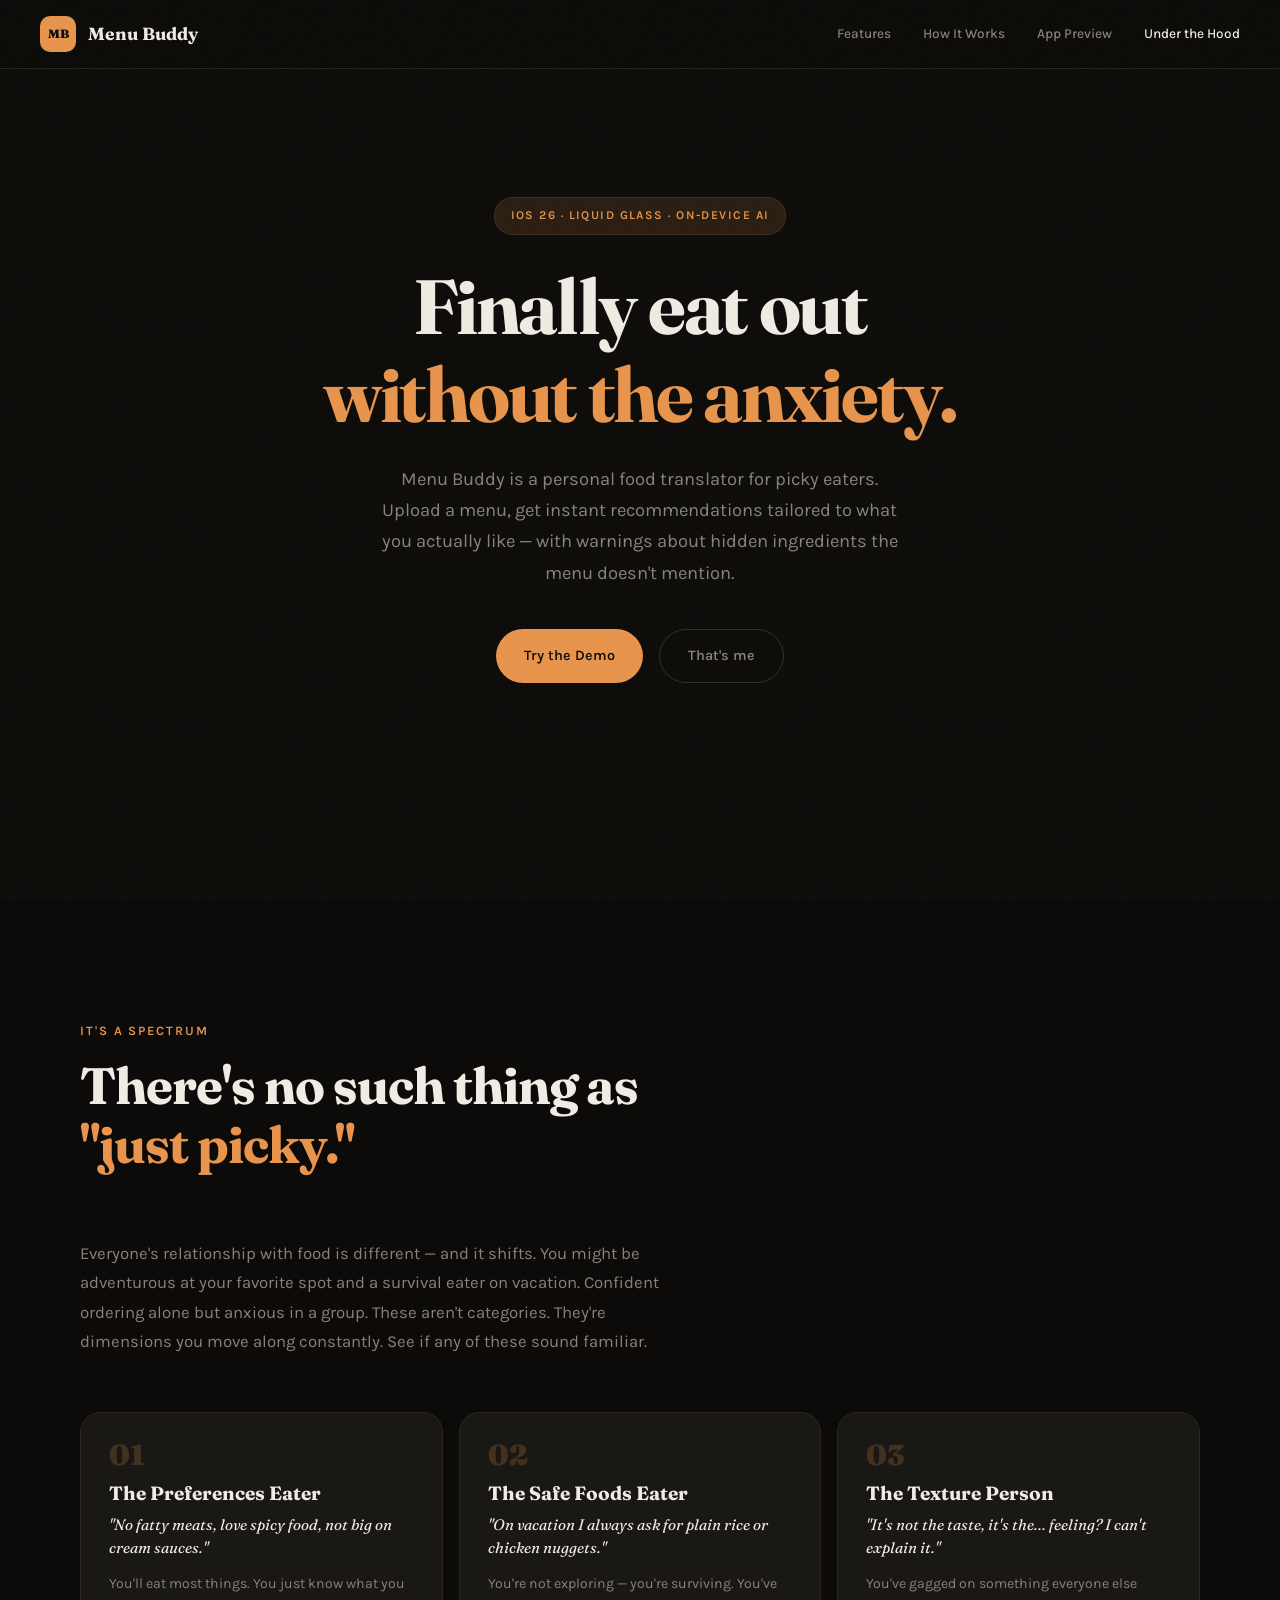
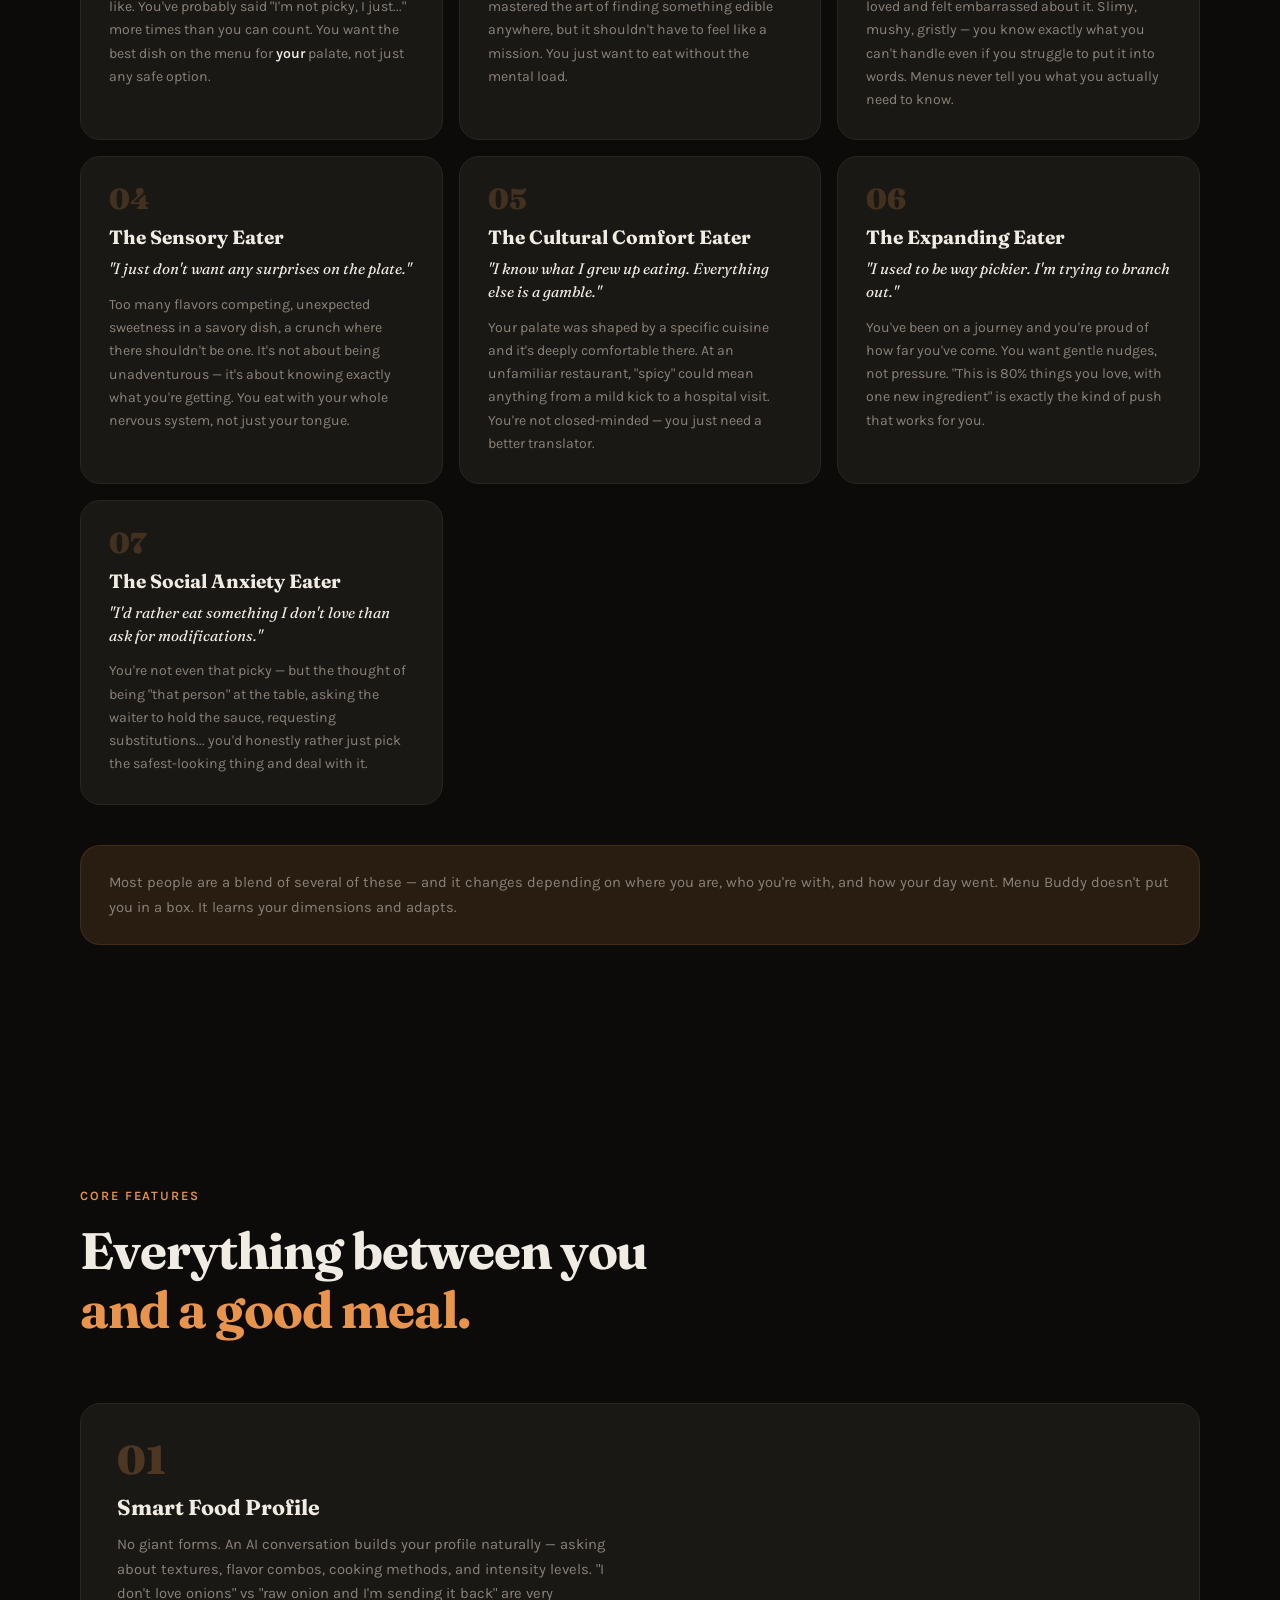
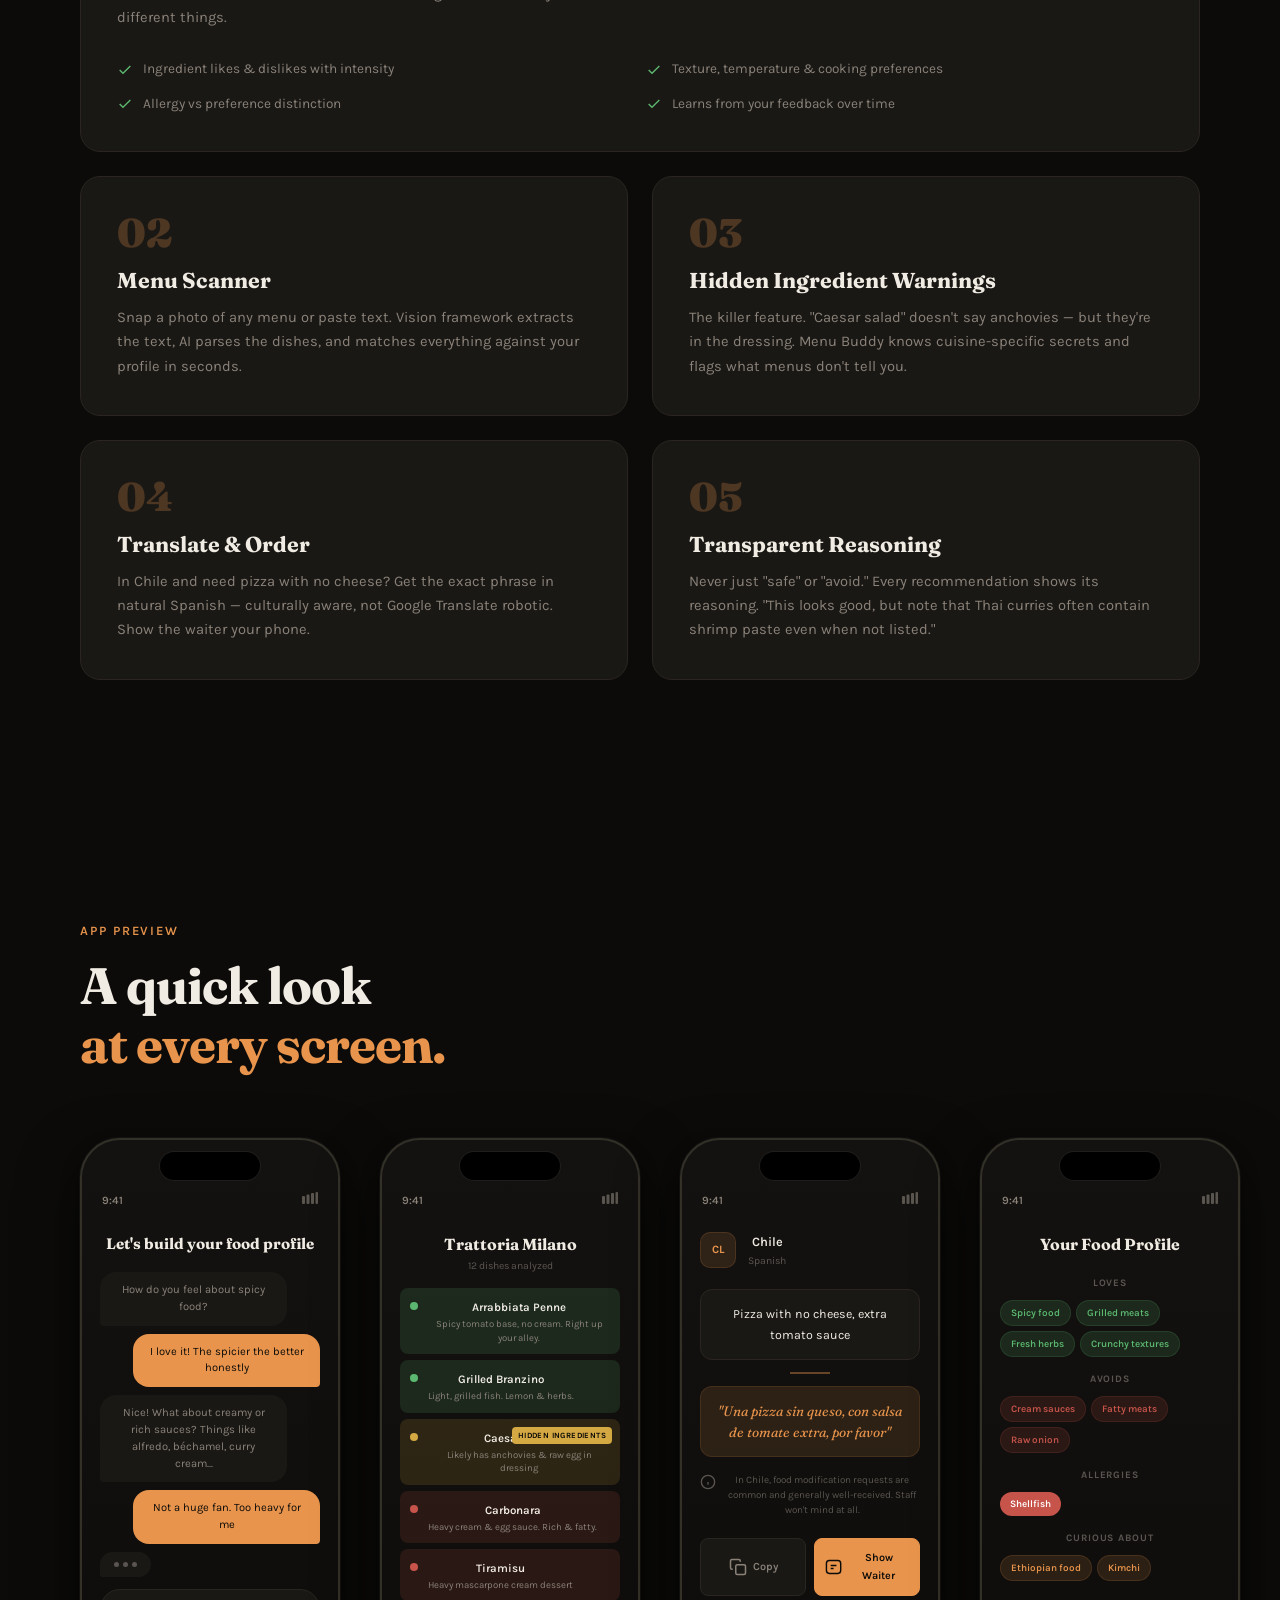
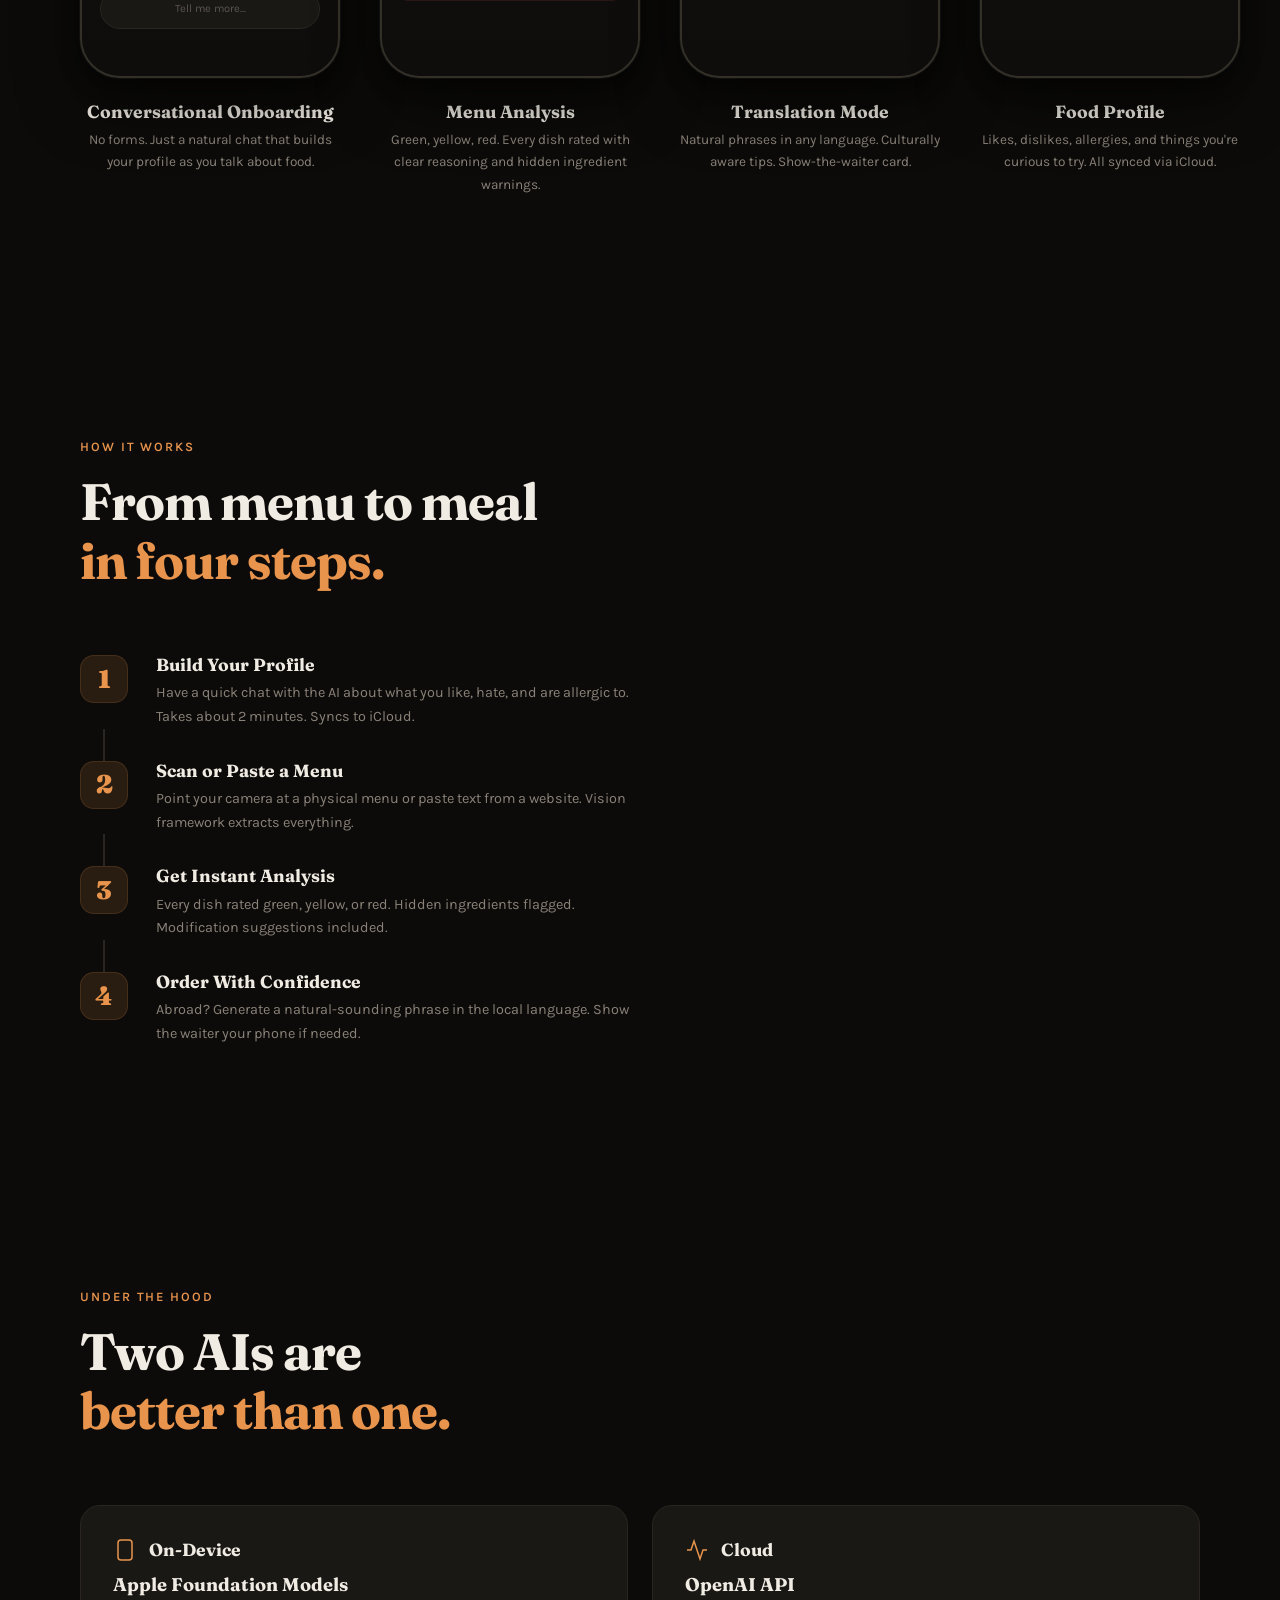
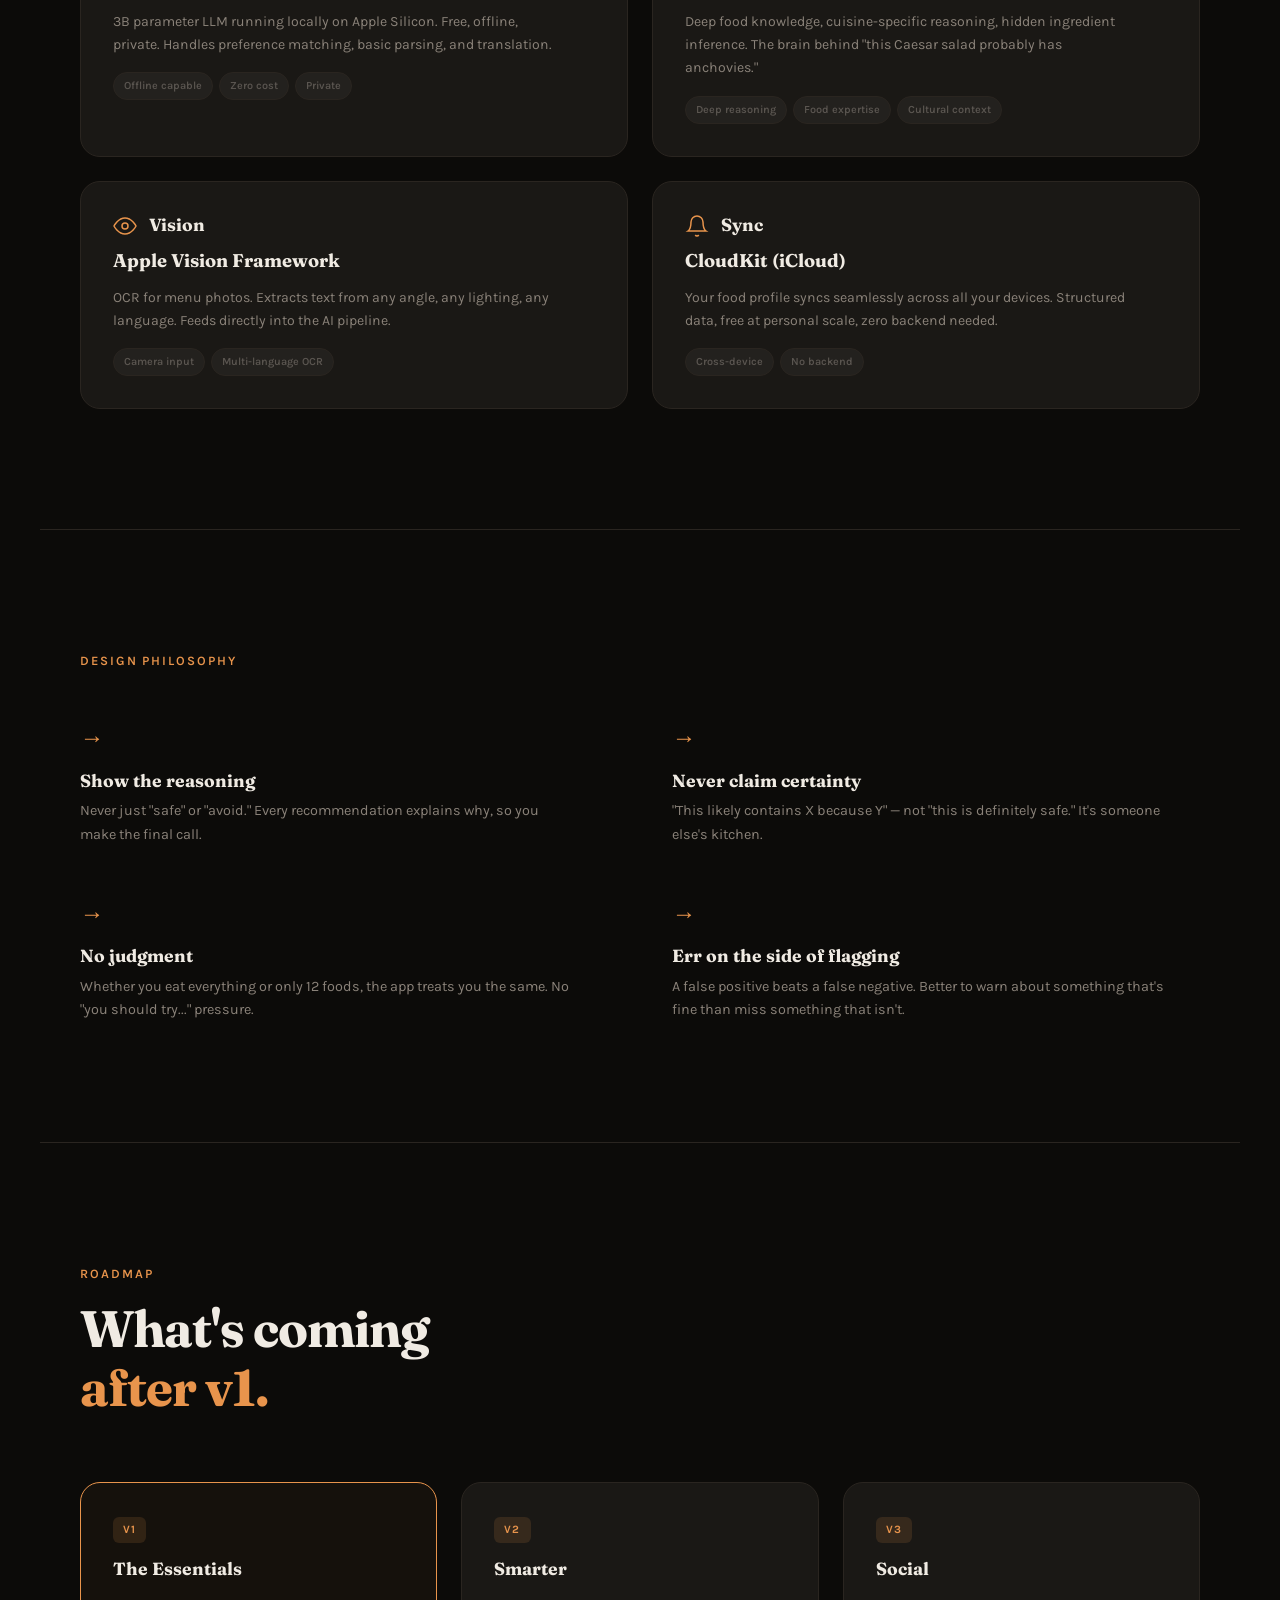
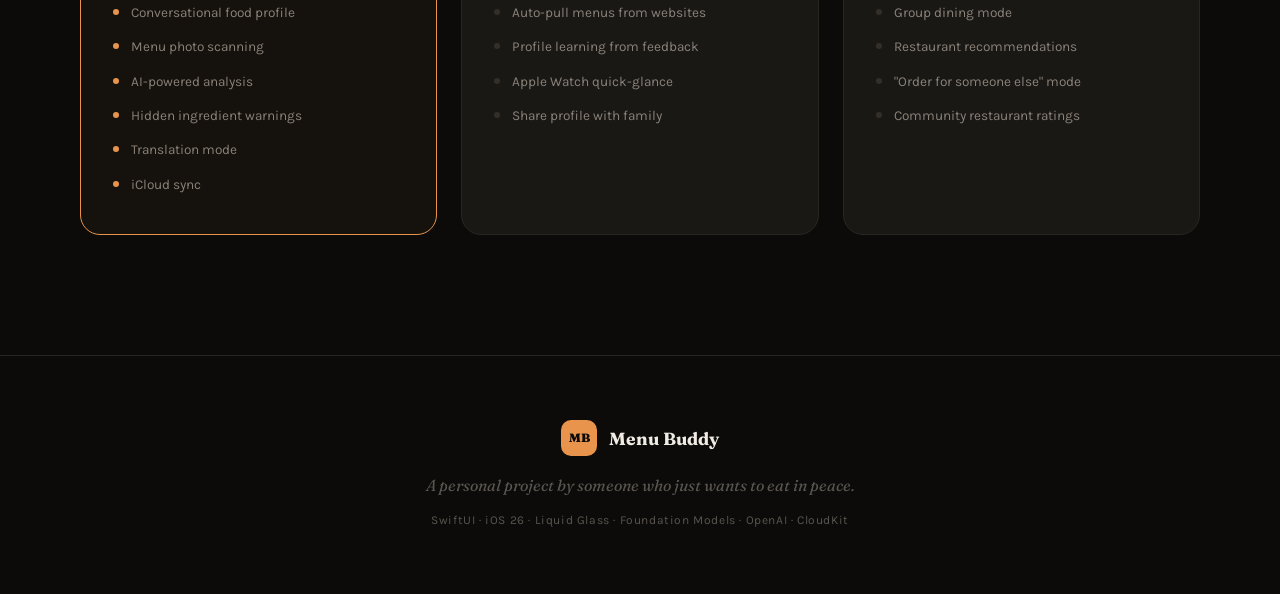
<file: index.html>
<!DOCTYPE html>
<html lang="en">
<head>
    <meta charset="UTF-8">
    <meta name="viewport" content="width=device-width, initial-scale=1.0">
    <title>Menu Buddy - Your Personal Food Translator</title>
    <link rel="preconnect" href="https://fonts.googleapis.com">
    <link rel="preconnect" href="https://fonts.gstatic.com" crossorigin>
    <link href="https://fonts.googleapis.com/css2?family=Fraunces:ital,opsz,wght@0,9..144,300;0,9..144,700;0,9..144,900;1,9..144,400&family=Karla:wght@400;500;600;700&display=swap" rel="stylesheet">
    <link rel="stylesheet" href="styles.css?v=2">
</head>
<body>

    <!-- Grain overlay -->
    <div class="grain"></div>

    <!-- Navigation -->
    <nav class="nav">
        <div class="nav-inner">
            <div class="nav-logo">
                <span class="logo-icon">MB</span>
                <span class="logo-text">Menu Buddy</span>
            </div>
            <div class="nav-links">
                <a href="#features">Features</a>
                <a href="#how-it-works">How It Works</a>
                <a href="#screens">App Preview</a>
                <a href="#tech">Under the Hood</a>
            </div>
        </div>
    </nav>

    <!-- Hero -->
    <section class="hero">
        <div class="hero-content">
            <div class="hero-badge">iOS 26 &middot; Liquid Glass &middot; On-Device AI</div>
            <h1>Finally eat out<br><span class="hero-accent">without the anxiety.</span></h1>
            <p class="hero-sub">Menu Buddy is a personal food translator for picky eaters. Upload a menu, get instant recommendations tailored to what you actually like — with warnings about hidden ingredients the menu doesn't mention.</p>
            <div class="hero-cta">
                <a href="demo.html" class="btn btn-primary">Try the Demo</a>
                <a href="#spectrum" class="btn btn-ghost">That's me</a>
            </div>
        </div>
    </section>

    <!-- Eater Spectrum -->
    <section id="spectrum" class="spectrum-section">
        <div class="section-label">It's a spectrum</div>
        <h2>There's no such thing as<br><span class="text-accent">"just picky."</span></h2>
        <p class="spectrum-intro">Everyone's relationship with food is different — and it shifts. You might be adventurous at your favorite spot and a survival eater on vacation. Confident ordering alone but anxious in a group. These aren't categories. They're dimensions you move along constantly. See if any of these sound familiar.</p>

        <div class="spectrum-grid">
            <div class="spectrum-card">
                <div class="spectrum-card-num">01</div>
                <h3>The Preferences Eater</h3>
                <p class="spectrum-quote">"No fatty meats, love spicy food, not big on cream sauces."</p>
                <p>You'll eat most things. You just know what you like. You've probably said "I'm not picky, I just..." more times than you can count. You want the best dish on the menu for <em>your</em> palate, not just any safe option.</p>
            </div>

            <div class="spectrum-card">
                <div class="spectrum-card-num">02</div>
                <h3>The Safe Foods Eater</h3>
                <p class="spectrum-quote">"On vacation I always ask for plain rice or chicken nuggets."</p>
                <p>You're not exploring — you're surviving. You've mastered the art of finding something edible anywhere, but it shouldn't have to feel like a mission. You just want to eat without the mental load.</p>
            </div>

            <div class="spectrum-card">
                <div class="spectrum-card-num">03</div>
                <h3>The Texture Person</h3>
                <p class="spectrum-quote">"It's not the taste, it's the... feeling? I can't explain it."</p>
                <p>You've gagged on something everyone else loved and felt embarrassed about it. Slimy, mushy, gristly — you know exactly what you can't handle even if you struggle to put it into words. Menus never tell you what you actually need to know.</p>
            </div>

            <div class="spectrum-card">
                <div class="spectrum-card-num">04</div>
                <h3>The Sensory Eater</h3>
                <p class="spectrum-quote">"I just don't want any surprises on the plate."</p>
                <p>Too many flavors competing, unexpected sweetness in a savory dish, a crunch where there shouldn't be one. It's not about being unadventurous — it's about knowing exactly what you're getting. You eat with your whole nervous system, not just your tongue.</p>
            </div>

            <div class="spectrum-card">
                <div class="spectrum-card-num">05</div>
                <h3>The Cultural Comfort Eater</h3>
                <p class="spectrum-quote">"I know what I grew up eating. Everything else is a gamble."</p>
                <p>Your palate was shaped by a specific cuisine and it's deeply comfortable there. At an unfamiliar restaurant, "spicy" could mean anything from a mild kick to a hospital visit. You're not closed-minded — you just need a better translator.</p>
            </div>

            <div class="spectrum-card">
                <div class="spectrum-card-num">06</div>
                <h3>The Expanding Eater</h3>
                <p class="spectrum-quote">"I used to be way pickier. I'm trying to branch out."</p>
                <p>You've been on a journey and you're proud of how far you've come. You want gentle nudges, not pressure. "This is 80% things you love, with one new ingredient" is exactly the kind of push that works for you.</p>
            </div>

            <div class="spectrum-card">
                <div class="spectrum-card-num">07</div>
                <h3>The Social Anxiety Eater</h3>
                <p class="spectrum-quote">"I'd rather eat something I don't love than ask for modifications."</p>
                <p>You're not even that picky — but the thought of being "that person" at the table, asking the waiter to hold the sauce, requesting substitutions... you'd honestly rather just pick the safest-looking thing and deal with it.</p>
            </div>
        </div>

        <div class="spectrum-footnote">
            <p>Most people are a blend of several of these — and it changes depending on where you are, who you're with, and how your day went. Menu Buddy doesn't put you in a box. It learns your dimensions and adapts.</p>
        </div>
    </section>

    <!-- Features -->
    <section id="features" class="features-section">
        <div class="section-label">Core Features</div>
        <h2>Everything between you<br><span class="text-accent">and a good meal.</span></h2>

        <div class="features-grid">
            <div class="feature-card feature-large">
                <div class="feature-number">01</div>
                <h3>Smart Food Profile</h3>
                <p>No giant forms. An AI conversation builds your profile naturally — asking about textures, flavor combos, cooking methods, and intensity levels. "I don't love onions" vs "raw onion and I'm sending it back" are very different things.</p>
                <div class="feature-detail-list">
                    <div class="feature-detail">
                        <svg width="16" height="16" viewBox="0 0 24 24" fill="none" stroke="currentColor" stroke-width="2"><polyline points="20 6 9 17 4 12"/></svg>
                        Ingredient likes & dislikes with intensity
                    </div>
                    <div class="feature-detail">
                        <svg width="16" height="16" viewBox="0 0 24 24" fill="none" stroke="currentColor" stroke-width="2"><polyline points="20 6 9 17 4 12"/></svg>
                        Texture, temperature & cooking preferences
                    </div>
                    <div class="feature-detail">
                        <svg width="16" height="16" viewBox="0 0 24 24" fill="none" stroke="currentColor" stroke-width="2"><polyline points="20 6 9 17 4 12"/></svg>
                        Allergy vs preference distinction
                    </div>
                    <div class="feature-detail">
                        <svg width="16" height="16" viewBox="0 0 24 24" fill="none" stroke="currentColor" stroke-width="2"><polyline points="20 6 9 17 4 12"/></svg>
                        Learns from your feedback over time
                    </div>
                </div>
            </div>

            <div class="feature-card">
                <div class="feature-number">02</div>
                <h3>Menu Scanner</h3>
                <p>Snap a photo of any menu or paste text. Vision framework extracts the text, AI parses the dishes, and matches everything against your profile in seconds.</p>
            </div>

            <div class="feature-card">
                <div class="feature-number">03</div>
                <h3>Hidden Ingredient Warnings</h3>
                <p>The killer feature. "Caesar salad" doesn't say anchovies — but they're in the dressing. Menu Buddy knows cuisine-specific secrets and flags what menus don't tell you.</p>
            </div>

            <div class="feature-card">
                <div class="feature-number">04</div>
                <h3>Translate & Order</h3>
                <p>In Chile and need pizza with no cheese? Get the exact phrase in natural Spanish — culturally aware, not Google Translate robotic. Show the waiter your phone.</p>
            </div>

            <div class="feature-card">
                <div class="feature-number">05</div>
                <h3>Transparent Reasoning</h3>
                <p>Never just "safe" or "avoid." Every recommendation shows its reasoning. "This looks good, but note that Thai curries often contain shrimp paste even when not listed."</p>
            </div>
        </div>
    </section>

    <!-- App Screens -->
    <section id="screens" class="screens-section">
        <div class="section-label">App Preview</div>
        <h2>A quick look<br><span class="text-accent">at every screen.</span></h2>

        <div class="screens-carousel">
            <!-- Screen 1: Onboarding -->
            <div class="screen-showcase">
                <div class="iphone-frame small">
                    <div class="dynamic-island"></div>
                    <div class="screen screen-onboarding">
                        <div class="screen-status-bar">
                            <span>9:41</span>
                            <span class="status-icons">
                                <svg width="16" height="12" viewBox="0 0 16 12" fill="currentColor"><rect x="0" y="4" width="3" height="8" rx="1"/><rect x="4.5" y="2.5" width="3" height="9.5" rx="1"/><rect x="9" y="1" width="3" height="11" rx="1"/><rect x="13.5" y="0" width="2.5" height="12" rx="1"/></svg>
                            </span>
                        </div>
                        <div class="onboard-title">Let's build your food profile</div>
                        <div class="chat-bubble bot">How do you feel about spicy food?</div>
                        <div class="chat-bubble user">I love it! The spicier the better honestly</div>
                        <div class="chat-bubble bot">Nice! What about creamy or rich sauces? Things like alfredo, b&eacute;chamel, curry cream...</div>
                        <div class="chat-bubble user">Not a huge fan. Too heavy for me</div>
                        <div class="chat-typing">
                            <span></span><span></span><span></span>
                        </div>
                        <div class="chat-input-mock">Tell me more...</div>
                    </div>
                </div>
                <div class="screen-label">
                    <h4>Conversational Onboarding</h4>
                    <p>No forms. Just a natural chat that builds your profile as you talk about food.</p>
                </div>
            </div>

            <!-- Screen 2: Menu Scan Results -->
            <div class="screen-showcase">
                <div class="iphone-frame small">
                    <div class="dynamic-island"></div>
                    <div class="screen screen-results">
                        <div class="screen-status-bar">
                            <span>9:41</span>
                            <span class="status-icons">
                                <svg width="16" height="12" viewBox="0 0 16 12" fill="currentColor"><rect x="0" y="4" width="3" height="8" rx="1"/><rect x="4.5" y="2.5" width="3" height="9.5" rx="1"/><rect x="9" y="1" width="3" height="11" rx="1"/><rect x="13.5" y="0" width="2.5" height="12" rx="1"/></svg>
                            </span>
                        </div>
                        <div class="results-header">Trattoria Milano</div>
                        <div class="results-subtitle">12 dishes analyzed</div>

                        <div class="result-item green">
                            <div class="result-dot"></div>
                            <div class="result-info">
                                <div class="result-name">Arrabbiata Penne</div>
                                <div class="result-reason">Spicy tomato base, no cream. Right up your alley.</div>
                            </div>
                        </div>
                        <div class="result-item green">
                            <div class="result-dot"></div>
                            <div class="result-info">
                                <div class="result-name">Grilled Branzino</div>
                                <div class="result-reason">Light, grilled fish. Lemon &amp; herbs.</div>
                            </div>
                        </div>
                        <div class="result-item yellow">
                            <div class="result-dot"></div>
                            <div class="result-info">
                                <div class="result-name">Caesar Salad</div>
                                <div class="result-reason">Likely has anchovies &amp; raw egg in dressing</div>
                            </div>
                            <div class="result-badge">Hidden ingredients</div>
                        </div>
                        <div class="result-item red">
                            <div class="result-dot"></div>
                            <div class="result-info">
                                <div class="result-name">Carbonara</div>
                                <div class="result-reason">Heavy cream &amp; egg sauce. Rich &amp; fatty.</div>
                            </div>
                        </div>
                        <div class="result-item red">
                            <div class="result-dot"></div>
                            <div class="result-info">
                                <div class="result-name">Tiramisu</div>
                                <div class="result-reason">Heavy mascarpone cream dessert</div>
                            </div>
                        </div>
                    </div>
                </div>
                <div class="screen-label">
                    <h4>Menu Analysis</h4>
                    <p>Green, yellow, red. Every dish rated with clear reasoning and hidden ingredient warnings.</p>
                </div>
            </div>

            <!-- Screen 3: Translation -->
            <div class="screen-showcase">
                <div class="iphone-frame small">
                    <div class="dynamic-island"></div>
                    <div class="screen screen-translate">
                        <div class="screen-status-bar">
                            <span>9:41</span>
                            <span class="status-icons">
                                <svg width="16" height="12" viewBox="0 0 16 12" fill="currentColor"><rect x="0" y="4" width="3" height="8" rx="1"/><rect x="4.5" y="2.5" width="3" height="9.5" rx="1"/><rect x="9" y="1" width="3" height="11" rx="1"/><rect x="13.5" y="0" width="2.5" height="12" rx="1"/></svg>
                            </span>
                        </div>
                        <div class="translate-header">
                            <div class="translate-flag">CL</div>
                            <div>
                                <div class="translate-country">Chile</div>
                                <div class="translate-lang">Spanish</div>
                            </div>
                        </div>
                        <div class="translate-request">Pizza with no cheese, extra tomato sauce</div>
                        <div class="translate-divider"></div>
                        <div class="translate-result">"Una pizza sin queso, con salsa de tomate extra, por favor"</div>
                        <div class="translate-tip">
                            <svg width="16" height="16" viewBox="0 0 24 24" fill="none" stroke="currentColor" stroke-width="2"><circle cx="12" cy="12" r="10"/><line x1="12" y1="16" x2="12" y2="12"/><line x1="12" y1="8" x2="12.01" y2="8"/></svg>
                            <span>In Chile, food modification requests are common and generally well-received. Staff won't mind at all.</span>
                        </div>
                        <div class="translate-actions">
                            <div class="translate-btn">
                                <svg width="18" height="18" viewBox="0 0 24 24" fill="none" stroke="currentColor" stroke-width="2"><rect x="9" y="9" width="13" height="13" rx="2" ry="2"/><path d="M5 15H4a2 2 0 0 1-2-2V4a2 2 0 0 1 2-2h9a2 2 0 0 1 2 2v1"/></svg>
                                Copy
                            </div>
                            <div class="translate-btn primary">
                                <svg width="18" height="18" viewBox="0 0 24 24" fill="none" stroke="currentColor" stroke-width="2"><rect x="2" y="3" width="20" height="18" rx="4"/><path d="M8 10h8M8 14h4"/></svg>
                                Show Waiter
                            </div>
                        </div>
                    </div>
                </div>
                <div class="screen-label">
                    <h4>Translation Mode</h4>
                    <p>Natural phrases in any language. Culturally aware tips. Show-the-waiter card.</p>
                </div>
            </div>

            <!-- Screen 4: Profile -->
            <div class="screen-showcase">
                <div class="iphone-frame small">
                    <div class="dynamic-island"></div>
                    <div class="screen screen-profile">
                        <div class="screen-status-bar">
                            <span>9:41</span>
                            <span class="status-icons">
                                <svg width="16" height="12" viewBox="0 0 16 12" fill="currentColor"><rect x="0" y="4" width="3" height="8" rx="1"/><rect x="4.5" y="2.5" width="3" height="9.5" rx="1"/><rect x="9" y="1" width="3" height="11" rx="1"/><rect x="13.5" y="0" width="2.5" height="12" rx="1"/></svg>
                            </span>
                        </div>
                        <div class="profile-title">Your Food Profile</div>
                        <div class="profile-section">
                            <div class="profile-section-title">Loves</div>
                            <div class="profile-tags">
                                <span class="ptag love">Spicy food</span>
                                <span class="ptag love">Grilled meats</span>
                                <span class="ptag love">Fresh herbs</span>
                                <span class="ptag love">Crunchy textures</span>
                            </div>
                        </div>
                        <div class="profile-section">
                            <div class="profile-section-title">Avoids</div>
                            <div class="profile-tags">
                                <span class="ptag avoid">Cream sauces</span>
                                <span class="ptag avoid">Fatty meats</span>
                                <span class="ptag avoid">Raw onion</span>
                            </div>
                        </div>
                        <div class="profile-section">
                            <div class="profile-section-title">Allergies</div>
                            <div class="profile-tags">
                                <span class="ptag allergy">Shellfish</span>
                            </div>
                        </div>
                        <div class="profile-section">
                            <div class="profile-section-title">Curious About</div>
                            <div class="profile-tags">
                                <span class="ptag curious">Ethiopian food</span>
                                <span class="ptag curious">Kimchi</span>
                            </div>
                        </div>
                    </div>
                </div>
                <div class="screen-label">
                    <h4>Food Profile</h4>
                    <p>Likes, dislikes, allergies, and things you're curious to try. All synced via iCloud.</p>
                </div>
            </div>
        </div>
    </section>

    <!-- How It Works -->
    <section id="how-it-works" class="how-section">
        <div class="section-label">How It Works</div>
        <h2>From menu to meal<br><span class="text-accent">in four steps.</span></h2>
        <div class="steps">
            <div class="step">
                <div class="step-num">1</div>
                <div class="step-content">
                    <h4>Build Your Profile</h4>
                    <p>Have a quick chat with the AI about what you like, hate, and are allergic to. Takes about 2 minutes. Syncs to iCloud.</p>
                </div>
            </div>
            <div class="step-line"></div>
            <div class="step">
                <div class="step-num">2</div>
                <div class="step-content">
                    <h4>Scan or Paste a Menu</h4>
                    <p>Point your camera at a physical menu or paste text from a website. Vision framework extracts everything.</p>
                </div>
            </div>
            <div class="step-line"></div>
            <div class="step">
                <div class="step-num">3</div>
                <div class="step-content">
                    <h4>Get Instant Analysis</h4>
                    <p>Every dish rated green, yellow, or red. Hidden ingredients flagged. Modification suggestions included.</p>
                </div>
            </div>
            <div class="step-line"></div>
            <div class="step">
                <div class="step-num">4</div>
                <div class="step-content">
                    <h4>Order With Confidence</h4>
                    <p>Abroad? Generate a natural-sounding phrase in the local language. Show the waiter your phone if needed.</p>
                </div>
            </div>
        </div>
    </section>

    <!-- Tech Stack -->
    <section id="tech" class="tech-section">
        <div class="section-label">Under the Hood</div>
        <h2>Two AIs are<br><span class="text-accent">better than one.</span></h2>
        <div class="tech-grid">
            <div class="tech-card">
                <div class="tech-card-header">
                    <svg width="24" height="24" viewBox="0 0 24 24" fill="none" stroke="currentColor" stroke-width="1.5"><rect x="5" y="2" width="14" height="20" rx="3"/><line x1="12" y1="18" x2="12.01" y2="18"/></svg>
                    <h4>On-Device</h4>
                </div>
                <div class="tech-name">Apple Foundation Models</div>
                <p>3B parameter LLM running locally on Apple Silicon. Free, offline, private. Handles preference matching, basic parsing, and translation.</p>
                <div class="tech-tags">
                    <span>Offline capable</span>
                    <span>Zero cost</span>
                    <span>Private</span>
                </div>
            </div>
            <div class="tech-card">
                <div class="tech-card-header">
                    <svg width="24" height="24" viewBox="0 0 24 24" fill="none" stroke="currentColor" stroke-width="1.5"><path d="M22 12h-4l-3 9L9 3l-3 9H2"/></svg>
                    <h4>Cloud</h4>
                </div>
                <div class="tech-name">OpenAI API</div>
                <p>Deep food knowledge, cuisine-specific reasoning, hidden ingredient inference. The brain behind "this Caesar salad probably has anchovies."</p>
                <div class="tech-tags">
                    <span>Deep reasoning</span>
                    <span>Food expertise</span>
                    <span>Cultural context</span>
                </div>
            </div>
            <div class="tech-card">
                <div class="tech-card-header">
                    <svg width="24" height="24" viewBox="0 0 24 24" fill="none" stroke="currentColor" stroke-width="1.5"><path d="M1 12s4-8 11-8 11 8 11 8-4 8-11 8-11-8-11-8z"/><circle cx="12" cy="12" r="3"/></svg>
                    <h4>Vision</h4>
                </div>
                <div class="tech-name">Apple Vision Framework</div>
                <p>OCR for menu photos. Extracts text from any angle, any lighting, any language. Feeds directly into the AI pipeline.</p>
                <div class="tech-tags">
                    <span>Camera input</span>
                    <span>Multi-language OCR</span>
                </div>
            </div>
            <div class="tech-card">
                <div class="tech-card-header">
                    <svg width="24" height="24" viewBox="0 0 24 24" fill="none" stroke="currentColor" stroke-width="1.5"><path d="M18 8A6 6 0 0 0 6 8c0 7-3 9-3 9h18s-3-2-3-9"/><path d="M13.73 21a2 2 0 0 1-3.46 0"/></svg>
                    <h4>Sync</h4>
                </div>
                <div class="tech-name">CloudKit (iCloud)</div>
                <p>Your food profile syncs seamlessly across all your devices. Structured data, free at personal scale, zero backend needed.</p>
                <div class="tech-tags">
                    <span>Cross-device</span>
                    <span>No backend</span>
                </div>
            </div>
        </div>
    </section>

    <!-- Design Philosophy -->
    <section class="philosophy-section">
        <div class="section-label">Design Philosophy</div>
        <div class="philosophy-grid">
            <div class="philosophy-item">
                <div class="philosophy-icon">&rarr;</div>
                <h4>Show the reasoning</h4>
                <p>Never just "safe" or "avoid." Every recommendation explains why, so you make the final call.</p>
            </div>
            <div class="philosophy-item">
                <div class="philosophy-icon">&rarr;</div>
                <h4>Never claim certainty</h4>
                <p>"This likely contains X because Y" — not "this is definitely safe." It's someone else's kitchen.</p>
            </div>
            <div class="philosophy-item">
                <div class="philosophy-icon">&rarr;</div>
                <h4>No judgment</h4>
                <p>Whether you eat everything or only 12 foods, the app treats you the same. No "you should try..." pressure.</p>
            </div>
            <div class="philosophy-item">
                <div class="philosophy-icon">&rarr;</div>
                <h4>Err on the side of flagging</h4>
                <p>A false positive beats a false negative. Better to warn about something that's fine than miss something that isn't.</p>
            </div>
        </div>
    </section>

    <!-- Roadmap -->
    <section class="roadmap-section">
        <div class="section-label">Roadmap</div>
        <h2>What's coming<br><span class="text-accent">after v1.</span></h2>
        <div class="roadmap-grid">
            <div class="roadmap-item shipped">
                <div class="roadmap-status">v1</div>
                <h4>The Essentials</h4>
                <ul>
                    <li>Conversational food profile</li>
                    <li>Menu photo scanning</li>
                    <li>AI-powered analysis</li>
                    <li>Hidden ingredient warnings</li>
                    <li>Translation mode</li>
                    <li>iCloud sync</li>
                </ul>
            </div>
            <div class="roadmap-item">
                <div class="roadmap-status">v2</div>
                <h4>Smarter</h4>
                <ul>
                    <li>Auto-pull menus from websites</li>
                    <li>Profile learning from feedback</li>
                    <li>Apple Watch quick-glance</li>
                    <li>Share profile with family</li>
                </ul>
            </div>
            <div class="roadmap-item">
                <div class="roadmap-status">v3</div>
                <h4>Social</h4>
                <ul>
                    <li>Group dining mode</li>
                    <li>Restaurant recommendations</li>
                    <li>"Order for someone else" mode</li>
                    <li>Community restaurant ratings</li>
                </ul>
            </div>
        </div>
    </section>

    <!-- Footer -->
    <footer class="footer">
        <div class="footer-inner">
            <div class="footer-logo">
                <span class="logo-icon">MB</span>
                <span class="logo-text">Menu Buddy</span>
            </div>
            <p class="footer-tagline">A personal project by someone who just wants to eat in peace.</p>
            <div class="footer-tech">SwiftUI &middot; iOS 26 &middot; Liquid Glass &middot; Foundation Models &middot; OpenAI &middot; CloudKit</div>
        </div>
    </footer>

    <script src="script.js"></script>
</body>
</html>
</file>
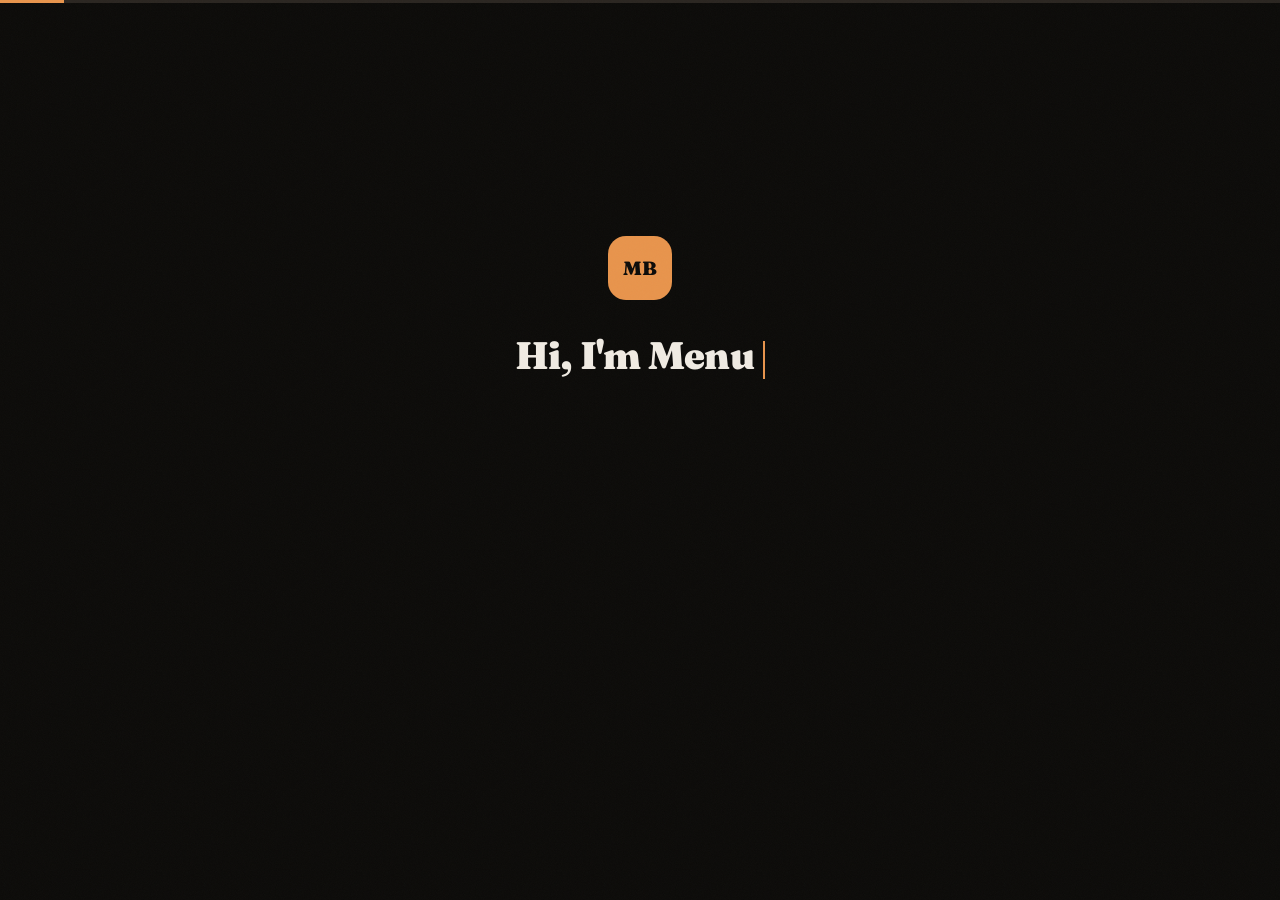
<file: demo.html>
<!DOCTYPE html>
<html lang="en">
<head>
    <meta charset="UTF-8">
    <meta name="viewport" content="width=device-width, initial-scale=1.0, maximum-scale=1.0, user-scalable=no">
    <title>Menu Buddy - Taste Profile</title>
    <link rel="preconnect" href="https://fonts.googleapis.com">
    <link rel="preconnect" href="https://fonts.gstatic.com" crossorigin>
    <link href="https://fonts.googleapis.com/css2?family=Fraunces:ital,opsz,wght@0,9..144,300;0,9..144,500;0,9..144,700;0,9..144,900;1,9..144,400&family=Karla:wght@400;500;600;700&display=swap" rel="stylesheet">
    <link rel="stylesheet" href="demo.css">
</head>
<body>

    <div class="grain"></div>

    <!-- Progress -->
    <div class="progress-bar">
        <div class="progress-fill" id="progressFill"></div>
    </div>

    <!-- Screens container -->
    <div class="screens" id="screens">

        <!-- Screen 0: Welcome -->
        <section class="screen active" data-screen="0">
            <div class="screen-content center-content">
                <div class="logo-large">MB</div>
                <h1 class="typed-heading" id="typedHeading"></h1>
                <p class="welcome-sub" id="welcomeSub">I help picky eaters figure out what to order. Let's build your taste profile.</p>
                <div class="welcome-note" id="welcomeNote">
                    <svg width="16" height="16" viewBox="0 0 24 24" fill="none" stroke="currentColor" stroke-width="2"><circle cx="12" cy="12" r="10"/><path d="M12 16v-4"/><path d="M12 8h.01"/></svg>
                    <span>This is just a starting point. Quick gut reactions, not a test. I get smarter every time you use me.</span>
                </div>
                <button class="primary-btn" data-goto="1" id="welcomeBtn" style="opacity:0">Let's go</button>
            </div>
        </section>

        <!-- Screen 1-15: Individual food items -->
        <!-- Injected by JS -->

        <!-- Screen 16: Follow-ups intro -->
        <section class="screen" data-screen="16">
            <div class="screen-content center-content">
                <div class="section-icon">
                    <svg width="32" height="32" viewBox="0 0 24 24" fill="none" stroke="currentColor" stroke-width="1.5"><path d="M21 15a2 2 0 0 1-2 2H7l-4 4V5a2 2 0 0 1 2-2h14a2 2 0 0 1 2 2z"/></svg>
                </div>
                <h2>A few follow-ups</h2>
                <p class="section-desc">I noticed some foods where the answer might depend on how they're prepared. Let me check a few things.</p>
                <button class="primary-btn" data-goto="17">Continue</button>
            </div>
        </section>

        <!-- Screen 17+: Follow-up screens (injected by JS) -->

        <!-- Free text screen (injected by JS after follow-ups) -->

        <!-- Profile screen (injected by JS at the end) -->

    </div>

    <!-- Note modal -->
    <div class="note-modal hidden" id="noteModal">
        <div class="note-modal-backdrop" id="noteModalBackdrop"></div>
        <div class="note-modal-inner">
            <div class="note-modal-header">
                <span class="note-modal-title" id="noteModalTitle">Add a note</span>
                <button class="note-modal-close" id="noteModalClose">
                    <svg width="20" height="20" viewBox="0 0 24 24" fill="none" stroke="currentColor" stroke-width="2"><line x1="18" y1="6" x2="6" y2="18"/><line x1="6" y1="6" x2="18" y2="18"/></svg>
                </button>
            </div>
            <textarea class="note-modal-input" id="noteModalInput" rows="3" placeholder="e.g. 'Only when it's melted' or 'Fine in sauce but not raw'"></textarea>
            <button class="note-modal-save" id="noteModalSave">Save note</button>
        </div>
    </div>

    <script src="demo.js"></script>
</body>
</html>
</file>
<file: styles.css>
/* ============================================
   Menu Buddy — Landing Page Styles
   Aesthetic: Dark editorial, warm amber/terracotta
   ============================================ */

:root {
    --bg: #0c0b09;
    --bg-elevated: #161411;
    --bg-card: #1a1815;
    --bg-card-hover: #211e1a;
    --text: #f0ebe3;
    --text-muted: #8a8279;
    --text-dim: #5a5550;
    --accent: #e8944c;
    --accent-soft: #e8944c22;
    --accent-glow: #e8944c15;
    --green: #5cb870;
    --green-soft: #5cb87025;
    --yellow: #d4a843;
    --yellow-soft: #d4a84325;
    --red: #c7544a;
    --red-soft: #c7544a25;
    --border: #2a2520;
    --border-light: #332e28;
    --font-display: 'Fraunces', Georgia, serif;
    --font-body: 'Karla', -apple-system, sans-serif;
    --radius: 12px;
    --radius-lg: 20px;
    --radius-sm: 8px;
    --max-width: 1200px;
    --phone-width: 280px;
    --phone-height: 580px;
    --phone-radius: 44px;
}

/* Reset & Base */
*, *::before, *::after { box-sizing: border-box; margin: 0; padding: 0; }

html {
    scroll-behavior: smooth;
    -webkit-font-smoothing: antialiased;
    -moz-osx-font-smoothing: grayscale;
}

body {
    font-family: var(--font-body);
    background: var(--bg);
    color: var(--text);
    line-height: 1.65;
    overflow-x: hidden;
}

/* Grain overlay */
.grain {
    position: fixed;
    inset: 0;
    z-index: 9999;
    pointer-events: none;
    opacity: 0.035;
    background-image: url("data:image/svg+xml,%3Csvg viewBox='0 0 256 256' xmlns='http://www.w3.org/2000/svg'%3E%3Cfilter id='n'%3E%3CfeTurbulence type='fractalNoise' baseFrequency='0.9' numOctaves='4' stitchTiles='stitch'/%3E%3C/filter%3E%3Crect width='100%25' height='100%25' filter='url(%23n)'/%3E%3C/svg%3E");
    background-size: 200px;
}

/* Typography */
h1, h2, h3, h4 { font-family: var(--font-display); font-weight: 700; line-height: 1.15; }
h1 { font-size: clamp(3rem, 6vw, 5rem); letter-spacing: -0.03em; }
h2 { font-size: clamp(2rem, 4vw, 3.2rem); letter-spacing: -0.02em; }
h3 { font-size: 1.35rem; }
h4 { font-size: 1.1rem; }

.text-accent, .hero-accent { color: var(--accent); }

p { color: var(--text-muted); max-width: 55ch; }

a { color: var(--accent); text-decoration: none; transition: opacity 0.2s; }
a:hover { opacity: 0.8; }

/* Section Layout — mobile-first */
section {
    padding: 60px 16px;
    max-width: var(--max-width);
    margin: 0 auto;
}

.section-label {
    font-family: var(--font-body);
    font-weight: 600;
    font-size: 0.8rem;
    text-transform: uppercase;
    letter-spacing: 0.15em;
    color: var(--accent);
    margin-bottom: 16px;
}

section > h2 { margin-bottom: 64px; }

/* ============================================
   Navigation
   ============================================ */
.nav {
    position: fixed;
    top: 0;
    left: 0;
    right: 0;
    z-index: 1000;
    padding: 14px 16px;
    background: rgba(12, 11, 9, 0.8);
    backdrop-filter: blur(20px);
    -webkit-backdrop-filter: blur(20px);
    border-bottom: 1px solid var(--border);
}

.nav-inner {
    max-width: var(--max-width);
    margin: 0 auto;
    display: flex;
    align-items: center;
    justify-content: space-between;
}

.nav-logo { display: flex; align-items: center; gap: 12px; }

.logo-icon {
    display: inline-flex;
    align-items: center;
    justify-content: center;
    width: 36px;
    height: 36px;
    background: var(--accent);
    color: var(--bg);
    font-family: var(--font-display);
    font-weight: 900;
    font-size: 0.75rem;
    border-radius: 10px;
}

.logo-text {
    font-family: var(--font-display);
    font-weight: 700;
    font-size: 1.1rem;
    color: var(--text);
}

.nav-links {
    display: none;
    gap: 32px;
}

.nav-links a {
    font-size: 0.85rem;
    font-weight: 500;
    color: var(--text-muted);
    transition: color 0.2s;
}

.nav-links a:hover { color: var(--text); opacity: 1; }

/* ============================================
   Hero
   ============================================ */
.hero {
    display: flex;
    flex-direction: column;
    justify-content: center;
    min-height: 100vh;
    padding-top: 100px;
    text-align: center;
}

.hero-content { max-width: 680px; margin: 0 auto; }

.hero-badge {
    display: inline-block;
    font-size: 0.75rem;
    font-weight: 600;
    text-transform: uppercase;
    letter-spacing: 0.12em;
    color: var(--accent);
    background: var(--accent-soft);
    padding: 8px 16px;
    border-radius: 100px;
    border: 1px solid var(--accent-soft);
    margin-bottom: 28px;
}

.hero-sub {
    font-size: 1.15rem;
    max-width: 48ch;
    margin: 24px auto 0;
    line-height: 1.7;
}

.hero-cta {
    display: flex;
    gap: 16px;
    margin-top: 40px;
    justify-content: center;
    flex-wrap: wrap;
}

.btn {
    display: inline-flex;
    align-items: center;
    padding: 14px 28px;
    border-radius: 100px;
    font-family: var(--font-body);
    font-weight: 600;
    font-size: 0.9rem;
    transition: all 0.25s ease;
    cursor: pointer;
}

.btn-primary {
    background: var(--accent);
    color: var(--bg);
}

.btn-primary:hover { opacity: 1; transform: translateY(-1px); box-shadow: 0 8px 30px var(--accent-soft); }

.btn-ghost {
    background: transparent;
    color: var(--text-muted);
    border: 1px solid var(--border-light);
}

.btn-ghost:hover { opacity: 1; color: var(--text); border-color: var(--text-dim); }

/* ============================================
   iPhone Frame
   ============================================ */
.iphone-frame {
    width: var(--phone-width);
    height: var(--phone-height);
    background: #1c1a17;
    border-radius: var(--phone-radius);
    border: 2.5px solid #333028;
    position: relative;
    overflow: hidden;
    box-shadow:
        0 0 0 1px rgba(255, 255, 255, 0.04),
        0 25px 60px rgba(0, 0, 0, 0.5),
        0 10px 20px rgba(0, 0, 0, 0.3),
        inset 0 1px 0 rgba(255, 255, 255, 0.06);
    flex-shrink: 0;
}

.iphone-frame.small {
    --phone-width: 260px;
    --phone-height: 540px;
    --phone-radius: 40px;
}

.dynamic-island {
    position: absolute;
    top: 12px;
    left: 50%;
    transform: translateX(-50%);
    width: 100px;
    height: 28px;
    background: #000;
    border-radius: 20px;
    z-index: 10;
    box-shadow: 0 0 0 1px rgba(255, 255, 255, 0.05);
}

.screen {
    position: absolute;
    inset: 0;
    padding: 52px 18px 18px;
    background: linear-gradient(180deg, #141210 0%, #0e0d0b 100%);
    overflow: hidden;
}

.screen-status-bar {
    display: flex;
    justify-content: space-between;
    align-items: center;
    font-size: 0.7rem;
    font-weight: 600;
    color: var(--text-muted);
    margin-bottom: 20px;
    padding: 0 2px;
}

.status-icons { opacity: 0.6; }

/* Hero Screen */
.screen-greeting {
    font-family: var(--font-body);
    font-size: 0.75rem;
    color: var(--text-dim);
    margin-bottom: 4px;
}

.screen-prompt {
    font-family: var(--font-display);
    font-size: 1.2rem;
    font-weight: 700;
    color: var(--text);
    margin-bottom: 24px;
}

.screen-actions {
    display: flex;
    gap: 10px;
    margin-bottom: 24px;
}

.screen-action-btn {
    flex: 1;
    display: flex;
    flex-direction: column;
    align-items: center;
    gap: 8px;
    padding: 16px 8px;
    background: var(--accent-soft);
    border: 1px solid rgba(232, 148, 76, 0.15);
    border-radius: var(--radius);
    color: var(--accent);
    font-size: 0.7rem;
    font-weight: 600;
}

.screen-recent { margin-top: 8px; }

.screen-recent-title {
    font-size: 0.65rem;
    font-weight: 600;
    text-transform: uppercase;
    letter-spacing: 0.1em;
    color: var(--text-dim);
    margin-bottom: 10px;
}

.screen-recent-item {
    display: flex;
    align-items: center;
    gap: 10px;
    padding: 10px 12px;
    background: var(--bg-card);
    border-radius: var(--radius-sm);
    font-size: 0.75rem;
    color: var(--text-muted);
    margin-bottom: 6px;
}

.recent-dot {
    width: 8px;
    height: 8px;
    border-radius: 50%;
    flex-shrink: 0;
}

.recent-dot.green { background: var(--green); }
.recent-dot.yellow { background: var(--yellow); }

/* ============================================
   Eater Spectrum Section
   ============================================ */
.spectrum-intro {
    font-size: 1.05rem;
    max-width: 60ch;
    margin-bottom: 56px;
    line-height: 1.75;
}

.spectrum-grid {
    display: grid;
    grid-template-columns: 1fr;
    gap: 16px;
}

.spectrum-card {
    background: var(--bg-card);
    border: 1px solid var(--border);
    border-radius: var(--radius-lg);
    padding: 28px;
    transition: border-color 0.3s, background 0.3s;
    position: relative;
}

.spectrum-card:hover {
    border-color: var(--border-light);
    background: var(--bg-card-hover);
}

.spectrum-card-num {
    font-family: var(--font-display);
    font-weight: 900;
    font-size: 1.8rem;
    color: var(--accent);
    opacity: 0.2;
    line-height: 1;
    margin-bottom: 12px;
}

.spectrum-card h3 { margin-bottom: 10px; font-size: 1.2rem; }

.spectrum-quote {
    font-family: var(--font-display);
    font-style: italic;
    color: var(--text);
    font-size: 0.95rem;
    margin-bottom: 12px;
    max-width: none;
    line-height: 1.5;
}

.spectrum-card > p:last-child {
    font-size: 0.88rem;
    line-height: 1.65;
    max-width: none;
}

.spectrum-card > p:last-child em { color: var(--text); font-style: normal; font-weight: 600; }

.spectrum-footnote {
    margin-top: 40px;
    padding: 24px 28px;
    background: var(--accent-soft);
    border: 1px solid rgba(232, 148, 76, 0.12);
    border-radius: var(--radius-lg);
}

.spectrum-footnote p {
    font-size: 0.92rem;
    color: var(--text-muted);
    max-width: none;
    line-height: 1.7;
}

/* ============================================
   Features
   ============================================ */
.features-grid {
    display: grid;
    grid-template-columns: 1fr 1fr;
    gap: 24px;
}

.feature-card {
    background: var(--bg-card);
    border: 1px solid var(--border);
    border-radius: var(--radius-lg);
    padding: 36px;
    transition: border-color 0.3s, transform 0.3s, background 0.3s;
}

.feature-card:hover {
    border-color: var(--border-light);
    transform: translateY(-2px);
    background: var(--bg-card-hover);
}

.feature-large { grid-column: 1 / -1; }

.feature-number {
    font-family: var(--font-display);
    font-weight: 900;
    font-size: 2.5rem;
    color: var(--accent);
    opacity: 0.25;
    line-height: 1;
    margin-bottom: 16px;
}

.feature-card h3 { margin-bottom: 12px; }
.feature-card > p { font-size: 0.92rem; }

.feature-detail-list {
    display: grid;
    grid-template-columns: 1fr 1fr;
    gap: 12px;
    margin-top: 28px;
}

.feature-detail {
    display: flex;
    align-items: center;
    gap: 10px;
    font-size: 0.85rem;
    color: var(--text-muted);
}

.feature-detail svg { color: var(--green); flex-shrink: 0; }

/* ============================================
   App Screens Carousel
   ============================================ */
.screens-carousel {
    display: grid;
    grid-template-columns: repeat(4, 1fr);
    gap: 40px;
}

.screen-showcase { text-align: center; }

.screen-showcase .iphone-frame { margin: 0 auto 24px; }

.screen-label h4 { margin-bottom: 6px; }
.screen-label p { font-size: 0.85rem; margin: 0 auto; }

/* Onboarding Screen */
.onboard-title {
    font-family: var(--font-display);
    font-size: 0.95rem;
    font-weight: 700;
    color: var(--text);
    margin-bottom: 16px;
}

.chat-bubble {
    padding: 10px 14px;
    border-radius: 16px;
    font-size: 0.7rem;
    line-height: 1.5;
    margin-bottom: 8px;
    max-width: 85%;
}

.chat-bubble.bot {
    background: var(--bg-card);
    color: var(--text-muted);
    border-bottom-left-radius: 4px;
    align-self: flex-start;
}

.chat-bubble.user {
    background: var(--accent);
    color: var(--bg);
    border-bottom-right-radius: 4px;
    margin-left: auto;
}

.chat-typing {
    display: flex;
    gap: 4px;
    padding: 10px 14px;
    background: var(--bg-card);
    border-radius: 16px;
    border-bottom-left-radius: 4px;
    width: fit-content;
    margin-bottom: 12px;
}

.chat-typing span {
    width: 5px;
    height: 5px;
    background: var(--text-dim);
    border-radius: 50%;
    animation: typing 1.2s infinite;
}

.chat-typing span:nth-child(2) { animation-delay: 0.2s; }
.chat-typing span:nth-child(3) { animation-delay: 0.4s; }

@keyframes typing {
    0%, 60%, 100% { opacity: 0.3; transform: translateY(0); }
    30% { opacity: 1; transform: translateY(-3px); }
}

.chat-input-mock {
    padding: 10px 14px;
    background: var(--bg-card);
    border: 1px solid var(--border);
    border-radius: 20px;
    font-size: 0.7rem;
    color: var(--text-dim);
}

/* Results Screen */
.results-header {
    font-family: var(--font-display);
    font-size: 1rem;
    font-weight: 700;
    color: var(--text);
}

.results-subtitle {
    font-size: 0.65rem;
    color: var(--text-dim);
    margin-bottom: 14px;
}

.result-item {
    display: flex;
    align-items: flex-start;
    gap: 10px;
    padding: 10px;
    border-radius: var(--radius-sm);
    margin-bottom: 6px;
    position: relative;
}

.result-item.green { background: var(--green-soft); }
.result-item.yellow { background: var(--yellow-soft); }
.result-item.red { background: var(--red-soft); }

.result-dot {
    width: 8px;
    height: 8px;
    border-radius: 50%;
    margin-top: 4px;
    flex-shrink: 0;
}

.result-item.green .result-dot { background: var(--green); }
.result-item.yellow .result-dot { background: var(--yellow); }
.result-item.red .result-dot { background: var(--red); }

.result-name {
    font-size: 0.72rem;
    font-weight: 600;
    color: var(--text);
}

.result-reason {
    font-size: 0.6rem;
    color: var(--text-muted);
    line-height: 1.4;
}

.result-badge {
    position: absolute;
    top: 8px;
    right: 8px;
    font-size: 0.5rem;
    font-weight: 700;
    text-transform: uppercase;
    letter-spacing: 0.05em;
    padding: 2px 6px;
    border-radius: 4px;
    background: var(--yellow);
    color: var(--bg);
}

/* Translate Screen */
.translate-header {
    display: flex;
    align-items: center;
    gap: 12px;
    margin-bottom: 20px;
}

.translate-flag {
    width: 36px;
    height: 36px;
    background: var(--accent-soft);
    border: 1px solid rgba(232, 148, 76, 0.15);
    border-radius: 10px;
    display: flex;
    align-items: center;
    justify-content: center;
    font-size: 0.7rem;
    font-weight: 700;
    color: var(--accent);
}

.translate-country {
    font-size: 0.8rem;
    font-weight: 600;
    color: var(--text);
}

.translate-lang {
    font-size: 0.65rem;
    color: var(--text-dim);
}

.translate-request {
    font-size: 0.78rem;
    color: var(--text);
    padding: 14px;
    background: var(--bg-card);
    border-radius: var(--radius);
    margin-bottom: 12px;
    border: 1px solid var(--border);
}

.translate-divider {
    width: 40px;
    height: 2px;
    background: var(--accent);
    opacity: 0.4;
    margin: 0 auto 12px;
}

.translate-result {
    font-family: var(--font-display);
    font-style: italic;
    font-size: 0.85rem;
    color: var(--accent);
    padding: 14px;
    background: var(--accent-soft);
    border-radius: var(--radius);
    border: 1px solid rgba(232, 148, 76, 0.12);
    margin-bottom: 16px;
    line-height: 1.5;
}

.translate-tip {
    display: flex;
    gap: 8px;
    align-items: flex-start;
    font-size: 0.62rem;
    color: var(--text-dim);
    line-height: 1.5;
    margin-bottom: 20px;
}

.translate-tip svg {
    flex-shrink: 0;
    color: var(--text-dim);
    margin-top: 1px;
}

.translate-actions {
    display: flex;
    gap: 8px;
}

.translate-btn {
    flex: 1;
    display: flex;
    align-items: center;
    justify-content: center;
    gap: 6px;
    padding: 10px;
    border-radius: var(--radius-sm);
    font-size: 0.68rem;
    font-weight: 600;
    background: var(--bg-card);
    border: 1px solid var(--border);
    color: var(--text-muted);
}

.translate-btn.primary {
    background: var(--accent);
    border-color: var(--accent);
    color: var(--bg);
}

/* Profile Screen */
.profile-title {
    font-family: var(--font-display);
    font-size: 1rem;
    font-weight: 700;
    color: var(--text);
    margin-bottom: 18px;
}

.profile-section { margin-bottom: 14px; }

.profile-section-title {
    font-size: 0.62rem;
    font-weight: 700;
    text-transform: uppercase;
    letter-spacing: 0.1em;
    color: var(--text-dim);
    margin-bottom: 8px;
}

.profile-tags { display: flex; flex-wrap: wrap; gap: 5px; }

.ptag {
    font-size: 0.62rem;
    font-weight: 600;
    padding: 4px 10px;
    border-radius: 100px;
}

.ptag.love { background: var(--green-soft); color: var(--green); border: 1px solid rgba(92, 184, 112, 0.15); }
.ptag.avoid { background: var(--red-soft); color: var(--red); border: 1px solid rgba(199, 84, 74, 0.15); }
.ptag.allergy { background: var(--red); color: #fff; }
.ptag.curious { background: var(--accent-soft); color: var(--accent); border: 1px solid rgba(232, 148, 76, 0.15); }

/* ============================================
   How It Works
   ============================================ */
.steps {
    max-width: 600px;
}

.step {
    display: flex;
    gap: 28px;
    align-items: flex-start;
}

.step-num {
    font-family: var(--font-display);
    font-weight: 900;
    font-size: 1.6rem;
    color: var(--accent);
    width: 48px;
    height: 48px;
    display: flex;
    align-items: center;
    justify-content: center;
    background: var(--accent-soft);
    border: 1px solid rgba(232, 148, 76, 0.15);
    border-radius: 14px;
    flex-shrink: 0;
}

.step-content h4 { margin-bottom: 6px; }
.step-content p { font-size: 0.9rem; }

.step-line {
    width: 2px;
    height: 32px;
    background: var(--border);
    margin-left: 23px;
}

/* ============================================
   Tech Stack
   ============================================ */
.tech-grid {
    display: grid;
    grid-template-columns: 1fr 1fr;
    gap: 24px;
}

.tech-card {
    background: var(--bg-card);
    border: 1px solid var(--border);
    border-radius: var(--radius-lg);
    padding: 32px;
    transition: border-color 0.3s, background 0.3s;
}

.tech-card:hover {
    border-color: var(--border-light);
    background: var(--bg-card-hover);
}

.tech-card-header {
    display: flex;
    align-items: center;
    gap: 12px;
    margin-bottom: 8px;
    color: var(--accent);
}

.tech-card-header h4 { color: var(--text); }

.tech-name {
    font-family: var(--font-display);
    font-weight: 700;
    font-size: 1.15rem;
    color: var(--text);
    margin-bottom: 10px;
}

.tech-card > p { font-size: 0.88rem; margin-bottom: 16px; }

.tech-tags { display: flex; flex-wrap: wrap; gap: 6px; }

.tech-tags span {
    font-size: 0.68rem;
    font-weight: 600;
    padding: 4px 10px;
    border-radius: 100px;
    background: rgba(255, 255, 255, 0.04);
    color: var(--text-dim);
    border: 1px solid var(--border);
}

/* ============================================
   Design Philosophy
   ============================================ */
.philosophy-section {
    border-top: 1px solid var(--border);
    border-bottom: 1px solid var(--border);
}

.philosophy-grid {
    display: grid;
    grid-template-columns: 1fr 1fr;
    gap: 48px 64px;
    margin-top: 48px;
}

.philosophy-icon {
    font-size: 1.5rem;
    color: var(--accent);
    margin-bottom: 12px;
}

.philosophy-item h4 { margin-bottom: 8px; }
.philosophy-item p { font-size: 0.9rem; }

/* ============================================
   Roadmap
   ============================================ */
.roadmap-grid {
    display: grid;
    grid-template-columns: repeat(3, 1fr);
    gap: 24px;
}

.roadmap-item {
    background: var(--bg-card);
    border: 1px solid var(--border);
    border-radius: var(--radius-lg);
    padding: 32px;
    transition: border-color 0.3s;
}

.roadmap-item:hover { border-color: var(--border-light); }

.roadmap-item.shipped { border-color: var(--accent); background: rgba(232, 148, 76, 0.04); }

.roadmap-status {
    display: inline-block;
    font-size: 0.7rem;
    font-weight: 700;
    text-transform: uppercase;
    letter-spacing: 0.1em;
    padding: 4px 10px;
    border-radius: 6px;
    background: var(--accent-soft);
    color: var(--accent);
    margin-bottom: 16px;
}

.roadmap-item h4 { margin-bottom: 16px; }

.roadmap-item ul {
    list-style: none;
    padding: 0;
}

.roadmap-item li {
    font-size: 0.85rem;
    color: var(--text-muted);
    padding: 6px 0;
    padding-left: 18px;
    position: relative;
}

.roadmap-item li::before {
    content: '';
    position: absolute;
    left: 0;
    top: 13px;
    width: 6px;
    height: 6px;
    border-radius: 50%;
    background: var(--border-light);
}

.roadmap-item.shipped li::before { background: var(--accent); }

/* ============================================
   Footer
   ============================================ */
.footer {
    border-top: 1px solid var(--border);
    padding: 48px 16px;
}

.footer-inner {
    max-width: var(--max-width);
    margin: 0 auto;
    text-align: center;
}

.footer-inner .nav-logo { justify-content: center; }

.footer-logo {
    display: flex;
    align-items: center;
    justify-content: center;
    gap: 12px;
    margin-bottom: 16px;
}

.footer-tagline {
    font-family: var(--font-display);
    font-style: italic;
    font-size: 1rem;
    color: var(--text-dim);
    margin: 0 auto 12px;
}

.footer-tech {
    font-size: 0.75rem;
    color: var(--text-dim);
    letter-spacing: 0.05em;
}

/* ============================================
   Scroll Animations
   ============================================ */
.fade-in {
    opacity: 0;
    transform: translateY(24px);
    transition: opacity 0.7s ease, transform 0.7s ease;
}

.fade-in.visible {
    opacity: 1;
    transform: translateY(0);
}

/* ============================================
   Responsive — mobile-first (scale up)
   ============================================ */

/* Tablet and up */
@media (min-width: 600px) {
    section { padding: 80px 24px; }
    .nav { padding: 16px 24px; }
    .footer { padding: 56px 24px; }

    .spectrum-grid { grid-template-columns: 1fr 1fr; }
    .features-grid { grid-template-columns: 1fr 1fr; }
    .tech-grid { grid-template-columns: 1fr 1fr; }
    .philosophy-grid { grid-template-columns: 1fr 1fr; }
    .roadmap-grid { grid-template-columns: repeat(3, 1fr); }
    .screens-carousel { grid-template-columns: repeat(2, 1fr); gap: 48px 32px; }
    .feature-detail-list { grid-template-columns: 1fr 1fr; }
}

/* Desktop and up */
@media (min-width: 960px) {
    section { padding: 120px 40px; }
    .nav { padding: 16px 40px; }
    .footer { padding: 64px 40px; }

    .nav-links { display: flex; }
    .spectrum-grid { grid-template-columns: repeat(3, 1fr); }
    .screens-carousel { grid-template-columns: repeat(4, 1fr); gap: 40px; }
    .philosophy-grid { gap: 48px 64px; }
}
</file>
<file: demo.css>
/* ============================================
   Menu Buddy — Taste Profile Demo v3
   Screen-based flow, clean transitions
   ============================================ */

:root {
    --bg: #0c0b09;
    --bg-elevated: #161411;
    --bg-card: #1a1815;
    --bg-card-hover: #211e1a;
    --bg-input: #13120f;
    --text: #f0ebe3;
    --text-muted: #8a8279;
    --text-dim: #5a5550;
    --accent: #e8944c;
    --accent-soft: rgba(232, 148, 76, 0.13);
    --accent-border: rgba(232, 148, 76, 0.2);
    --green: #5cb870;
    --green-soft: rgba(92, 184, 112, 0.12);
    --green-border: rgba(92, 184, 112, 0.25);
    --red: #c7544a;
    --red-soft: rgba(199, 84, 74, 0.12);
    --red-border: rgba(199, 84, 74, 0.25);
    --yellow: #d4a843;
    --yellow-soft: rgba(212, 168, 67, 0.12);
    --yellow-border: rgba(212, 168, 67, 0.25);
    --blue: #5b9bd5;
    --blue-soft: rgba(91, 155, 213, 0.12);
    --blue-border: rgba(91, 155, 213, 0.25);
    --meh: #9a8a7a;
    --meh-soft: rgba(154, 138, 122, 0.12);
    --meh-border: rgba(154, 138, 122, 0.25);
    --border: #2a2520;
    --border-light: #332e28;
    --font-display: 'Fraunces', Georgia, serif;
    --font-body: 'Karla', -apple-system, sans-serif;
    --radius: 12px;
    --radius-lg: 20px;
    --radius-sm: 8px;
}

*, *::before, *::after { box-sizing: border-box; margin: 0; padding: 0; }
html { -webkit-font-smoothing: antialiased; }

body {
    font-family: var(--font-body);
    background: var(--bg);
    color: var(--text);
    line-height: 1.6;
    overflow: hidden;
    height: 100dvh;
    width: 100vw;
}

.grain {
    position: fixed; inset: 0; z-index: 9999; pointer-events: none; opacity: 0.03;
    background-image: url("data:image/svg+xml,%3Csvg viewBox='0 0 256 256' xmlns='http://www.w3.org/2000/svg'%3E%3Cfilter id='n'%3E%3CfeTurbulence type='fractalNoise' baseFrequency='0.9' numOctaves='4' stitchTiles='stitch'/%3E%3C/filter%3E%3Crect width='100%25' height='100%25' filter='url(%23n)'/%3E%3C/svg%3E");
    background-size: 200px;
}

/* ============================================
   Progress
   ============================================ */
.progress-bar { position: fixed; top: 0; left: 0; right: 0; height: 3px; background: var(--border); z-index: 1001; }
.progress-fill { height: 100%; width: 0%; background: var(--accent); transition: width 0.5s cubic-bezier(0.22, 1, 0.36, 1); }

/* ============================================
   Screens
   ============================================ */
.screens {
    position: relative;
    width: 100%;
    height: 100dvh;
    overflow: hidden;
}

.screen {
    position: absolute;
    inset: 0;
    display: flex;
    align-items: center;
    justify-content: center;
    padding: 24px 20px;
    opacity: 0;
    transform: translateX(60px);
    pointer-events: none;
    transition: opacity 0.4s ease, transform 0.4s cubic-bezier(0.22, 1, 0.36, 1);
    overflow-y: auto;
    -webkit-overflow-scrolling: touch;
}

.screen.active {
    opacity: 1;
    transform: translateX(0);
    pointer-events: auto;
}

.screen.exit {
    opacity: 0;
    transform: translateX(-60px);
    pointer-events: none;
}

.screen-content {
    width: 100%;
    max-width: 420px;
    margin: 0 auto;
}

.center-content { text-align: center; }

/* ============================================
   Welcome Screen
   ============================================ */
.logo-large {
    display: inline-flex;
    align-items: center;
    justify-content: center;
    width: 64px; height: 64px;
    background: var(--accent);
    color: var(--bg);
    font-family: var(--font-display);
    font-weight: 900;
    font-size: 1.2rem;
    border-radius: 18px;
    margin-bottom: 32px;
}

.typed-heading {
    font-family: var(--font-display);
    font-weight: 900;
    font-size: clamp(1.8rem, 5vw, 2.4rem);
    line-height: 1.2;
    letter-spacing: -0.02em;
    min-height: 2.5em;
    margin-bottom: 16px;
}

.typed-heading .cursor {
    display: inline-block;
    width: 2px;
    height: 1em;
    background: var(--accent);
    margin-left: 2px;
    vertical-align: text-bottom;
    animation: blink 0.8s step-end infinite;
}

@keyframes blink { 50% { opacity: 0; } }

.welcome-sub {
    font-size: 1rem;
    color: var(--text-muted);
    max-width: 36ch;
    margin: 0 auto 24px;
    line-height: 1.6;
    opacity: 0;
    transition: opacity 0.5s ease;
}

.welcome-note {
    display: flex;
    align-items: flex-start;
    gap: 10px;
    text-align: left;
    padding: 14px 18px;
    background: var(--bg-card);
    border: 1px solid var(--border);
    border-radius: var(--radius);
    margin-bottom: 28px;
    opacity: 0;
    transition: opacity 0.5s ease;
}

.welcome-note svg { color: var(--accent); min-width: 16px; margin-top: 2px; }
.welcome-note span { font-size: 0.82rem; color: var(--text-dim); line-height: 1.55; }

/* ============================================
   Buttons
   ============================================ */
.primary-btn {
    display: inline-flex; align-items: center; justify-content: center;
    padding: 14px 40px; min-width: 160px;
    background: var(--accent); color: var(--bg);
    border: none; border-radius: 100px;
    font-family: var(--font-body); font-weight: 700; font-size: 0.95rem;
    cursor: pointer; transition: all 0.25s ease;
}
.primary-btn:hover { transform: translateY(-1px); box-shadow: 0 8px 24px rgba(232, 148, 76, 0.2); }

.ghost-btn {
    display: inline-flex; align-items: center; justify-content: center;
    padding: 12px 32px;
    background: none; color: var(--text-dim);
    border: 1px solid var(--border); border-radius: 100px;
    font-family: var(--font-body); font-weight: 600; font-size: 0.85rem;
    cursor: pointer; transition: all 0.2s;
}
.ghost-btn:hover { color: var(--text-muted); border-color: var(--border-light); }

/* ============================================
   Section Intros
   ============================================ */
.section-icon { color: var(--accent); margin-bottom: 20px; }
.screen-content h2 {
    font-family: var(--font-display); font-weight: 700;
    font-size: clamp(1.5rem, 4vw, 2rem); margin-bottom: 12px;
}
.section-desc {
    font-size: 0.95rem; color: var(--text-muted);
    max-width: 36ch; margin: 0 auto 32px; line-height: 1.65;
}

/* ============================================
   Food Item Screen
   ============================================ */
.food-screen-content {
    text-align: center;
}

.food-counter {
    font-size: 0.72rem; font-weight: 600; color: var(--text-dim);
    text-transform: uppercase; letter-spacing: 0.12em; margin-bottom: 24px;
}

.food-icon-large {
    width: 72px; height: 72px;
    margin: 0 auto 20px;
    color: var(--accent);
    display: flex; align-items: center; justify-content: center;
}

.food-icon-large svg { width: 56px; height: 56px; }

.food-name-large {
    font-family: var(--font-display); font-weight: 900;
    font-size: clamp(1.6rem, 5vw, 2.2rem);
    margin-bottom: 6px;
}

.food-desc-large {
    font-size: 0.88rem; color: var(--text-dim); margin-bottom: 32px;
}

.reactions-stack {
    display: flex; flex-direction: column; gap: 8px;
    max-width: 320px; margin: 0 auto 20px;
}

.reaction-row {
    display: flex;
    padding: 13px 18px;
    background: var(--bg-card);
    border: 1px solid var(--border);
    border-radius: var(--radius);
    cursor: pointer;
    transition: all 0.2s ease;
    align-items: center;
    gap: 12px;
}

.reaction-row:hover { border-color: var(--border-light); background: var(--bg-card-hover); }

.reaction-row .reaction-dot {
    width: 10px; height: 10px; border-radius: 50%; flex-shrink: 0;
    border: 2px solid var(--border-light);
    transition: all 0.2s;
}

.reaction-row .reaction-label {
    font-size: 0.88rem; font-weight: 600; color: var(--text-muted);
    transition: color 0.2s;
}

.reaction-row.active { border-color: var(--accent-border); }
.reaction-row.active .reaction-label { color: var(--text); }

.reaction-row.active[data-value="love"] { border-color: var(--green-border); background: var(--green-soft); }
.reaction-row.active[data-value="love"] .reaction-dot { background: var(--green); border-color: var(--green); }

.reaction-row.active[data-value="fine"] { border-color: var(--accent-border); background: var(--accent-soft); }
.reaction-row.active[data-value="fine"] .reaction-dot { background: var(--accent); border-color: var(--accent); }

.reaction-row.active[data-value="meh"] { border-color: var(--meh-border); background: var(--meh-soft); }
.reaction-row.active[data-value="meh"] .reaction-dot { background: var(--meh); border-color: var(--meh); }

.reaction-row.active[data-value="hard_no"] { border-color: var(--red-border); background: var(--red-soft); }
.reaction-row.active[data-value="hard_no"] .reaction-dot { background: var(--red); border-color: var(--red); }

.reaction-row.active[data-value="depends"] { border-color: var(--yellow-border); background: var(--yellow-soft); }
.reaction-row.active[data-value="depends"] .reaction-dot { background: var(--yellow); border-color: var(--yellow); }

.reaction-row.active[data-value="unknown"] { border-color: var(--blue-border); background: var(--blue-soft); }
.reaction-row.active[data-value="unknown"] .reaction-dot { background: var(--blue); border-color: var(--blue); }

.food-actions {
    display: flex; gap: 8px; justify-content: center; margin-top: 8px;
    max-width: 320px; margin-left: auto; margin-right: auto;
}

.note-btn {
    display: flex; align-items: center; gap: 6px;
    padding: 10px 16px;
    background: none; border: 1px solid var(--border); border-radius: 100px;
    color: var(--text-dim); font-family: var(--font-body); font-size: 0.78rem; font-weight: 600;
    cursor: pointer; transition: all 0.2s;
}
.note-btn:hover { border-color: var(--accent-border); color: var(--accent); }
.note-btn.has-note { background: var(--accent-soft); border-color: var(--accent-border); color: var(--accent); }

.next-food-btn {
    flex: 1;
    padding: 12px 24px;
    background: var(--accent); color: var(--bg);
    border: none; border-radius: 100px;
    font-family: var(--font-body); font-weight: 700; font-size: 0.88rem;
    cursor: pointer; transition: all 0.2s;
}
.next-food-btn:hover { transform: translateY(-1px); box-shadow: 0 6px 20px rgba(232, 148, 76, 0.2); }

.food-note-display {
    max-width: 320px; margin: 12px auto 0;
    padding: 10px 14px; background: var(--accent-soft);
    border-radius: var(--radius-sm);
    font-size: 0.78rem; color: var(--accent); font-style: italic;
    text-align: left; line-height: 1.5;
    display: none;
}
.food-note-display.visible { display: block; }

/* ============================================
   Follow-up Screen
   ============================================ */
.followup-content { text-align: left; }

.followup-title {
    font-family: var(--font-display); font-weight: 700;
    font-size: 1.3rem; margin-bottom: 4px; text-align: center;
}

.followup-context {
    font-size: 0.88rem; color: var(--text-muted); text-align: center;
    margin-bottom: 24px; line-height: 1.55;
}

.followup-user-note {
    font-size: 0.78rem; color: var(--accent); font-style: italic;
    text-align: center; margin-bottom: 16px;
    padding: 8px 14px; background: var(--accent-soft); border-radius: var(--radius-sm);
}

.followup-variants { display: flex; flex-direction: column; gap: 8px; margin-bottom: 20px; }

.fu-variant {
    background: var(--bg-card); border: 1px solid var(--border);
    border-radius: var(--radius); padding: 14px 16px;
    transition: all 0.2s;
}

.fu-variant-top { display: flex; align-items: center; justify-content: space-between; margin-bottom: 8px; }
.fu-variant-name { font-weight: 700; font-size: 0.9rem; }
.fu-variant-desc { font-size: 0.72rem; color: var(--text-dim); }

.fu-reactions { display: flex; gap: 6px; }

.fu-react-btn {
    padding: 6px 12px; background: var(--bg);
    border: 1px solid var(--border); border-radius: var(--radius-sm);
    font-family: var(--font-body); font-size: 0.72rem; font-weight: 600;
    color: var(--text-dim); cursor: pointer; transition: all 0.2s;
}
.fu-react-btn:hover { border-color: var(--text-dim); }
.fu-react-btn.active[data-value="love"] { background: var(--green-soft); border-color: var(--green-border); color: var(--green); }
.fu-react-btn.active[data-value="fine"] { background: var(--accent-soft); border-color: var(--accent-border); color: var(--accent); }
.fu-react-btn.active[data-value="hard_no"] { background: var(--red-soft); border-color: var(--red-border); color: var(--red); }

/* ============================================
   Free Text Screen
   ============================================ */
.freetext-input {
    width: 100%; padding: 16px 20px;
    background: var(--bg-card); border: 1px solid var(--border);
    border-radius: var(--radius-lg); color: var(--text);
    font-family: var(--font-body); font-size: 0.95rem; line-height: 1.6;
    outline: none; resize: none; min-height: 120px;
    transition: border-color 0.2s; margin-bottom: 20px;
}
.freetext-input:focus { border-color: var(--accent-border); }
.freetext-input::placeholder { color: var(--text-dim); }

/* ============================================
   Profile Screen
   ============================================ */
.profile-screen-content {
    text-align: left;
    max-width: 420px;
    padding-top: 40px;
    padding-bottom: 60px;
}

.profile-block {
    background: var(--bg-card); border: 1px solid var(--border);
    border-radius: var(--radius-lg); padding: 20px; margin-bottom: 14px;
}

.profile-block-header { display: flex; align-items: center; gap: 10px; margin-bottom: 6px; }
.block-icon { width: 32px; height: 32px; border-radius: 8px; display: flex; align-items: center; justify-content: center; }
.block-icon.safe { background: var(--green-soft); color: var(--green); }
.block-icon.narrative { background: var(--accent-soft); color: var(--accent); }
.block-icon.rules { background: var(--red-soft); color: var(--red); }
.block-title { font-family: var(--font-display); font-weight: 700; font-size: 1rem; }
.block-desc { font-size: 0.78rem; color: var(--text-dim); margin-bottom: 12px; line-height: 1.5; }

.safe-foods { display: flex; flex-wrap: wrap; gap: 6px; }
.safe-tag { padding: 5px 12px; border-radius: 100px; font-size: 0.75rem; font-weight: 600; background: var(--green-soft); border: 1px solid var(--green-border); color: var(--green); }

.narrative-entry { padding: 10px 0; border-bottom: 1px solid var(--border); }
.narrative-entry:last-child { border-bottom: none; }
.narrative-entry-title { font-family: var(--font-display); font-weight: 700; font-size: 0.88rem; margin-bottom: 3px; }
.narrative-entry-text { font-size: 0.8rem; color: var(--text-muted); line-height: 1.55; }

.hard-rules { display: flex; flex-wrap: wrap; gap: 6px; }
.hard-rule-tag { padding: 5px 12px; border-radius: 100px; font-size: 0.75rem; font-weight: 600; background: var(--red); color: #fff; }

.confidence-wrap { padding: 14px 18px; background: var(--bg-card); border: 1px solid var(--border); border-radius: var(--radius); margin-top: 14px; }
.confidence-bar { height: 5px; background: var(--border); border-radius: 3px; margin-bottom: 8px; overflow: hidden; }
.confidence-fill { height: 100%; background: linear-gradient(90deg, var(--accent), var(--yellow)); border-radius: 3px; transition: width 1s cubic-bezier(0.22, 1, 0.36, 1); }
.confidence-text { font-size: 0.72rem; color: var(--text-dim); }

/* ============================================
   Note Modal
   ============================================ */
.note-modal { position: fixed; inset: 0; z-index: 2000; display: flex; align-items: flex-end; justify-content: center; padding: 16px; }
.note-modal.hidden { display: none; }
.note-modal-backdrop { position: absolute; inset: 0; background: rgba(0,0,0,0.6); backdrop-filter: blur(6px); }
.note-modal-inner { position: relative; width: 100%; max-width: 440px; background: var(--bg-elevated); border: 1px solid var(--border); border-radius: var(--radius-lg) var(--radius-lg) var(--radius) var(--radius); padding: 20px; animation: modalSlideUp 0.3s cubic-bezier(0.22, 1, 0.36, 1); }
@keyframes modalSlideUp { from { transform: translateY(40px); opacity: 0; } to { transform: translateY(0); opacity: 1; } }
.note-modal-header { display: flex; align-items: center; justify-content: space-between; margin-bottom: 12px; }
.note-modal-title { font-family: var(--font-display); font-weight: 700; font-size: 1rem; }
.note-modal-close { background: none; border: none; color: var(--text-dim); cursor: pointer; }
.note-modal-input { width: 100%; padding: 14px 16px; background: var(--bg-card); border: 1px solid var(--border); border-radius: var(--radius); color: var(--text); font-family: var(--font-body); font-size: 0.9rem; line-height: 1.5; outline: none; resize: none; margin-bottom: 12px; }
.note-modal-input:focus { border-color: var(--accent-border); }
.note-modal-input::placeholder { color: var(--text-dim); }
.note-modal-save { width: 100%; padding: 12px; background: var(--accent); color: var(--bg); border: none; border-radius: 100px; font-family: var(--font-body); font-weight: 700; font-size: 0.88rem; cursor: pointer; }
</file>
